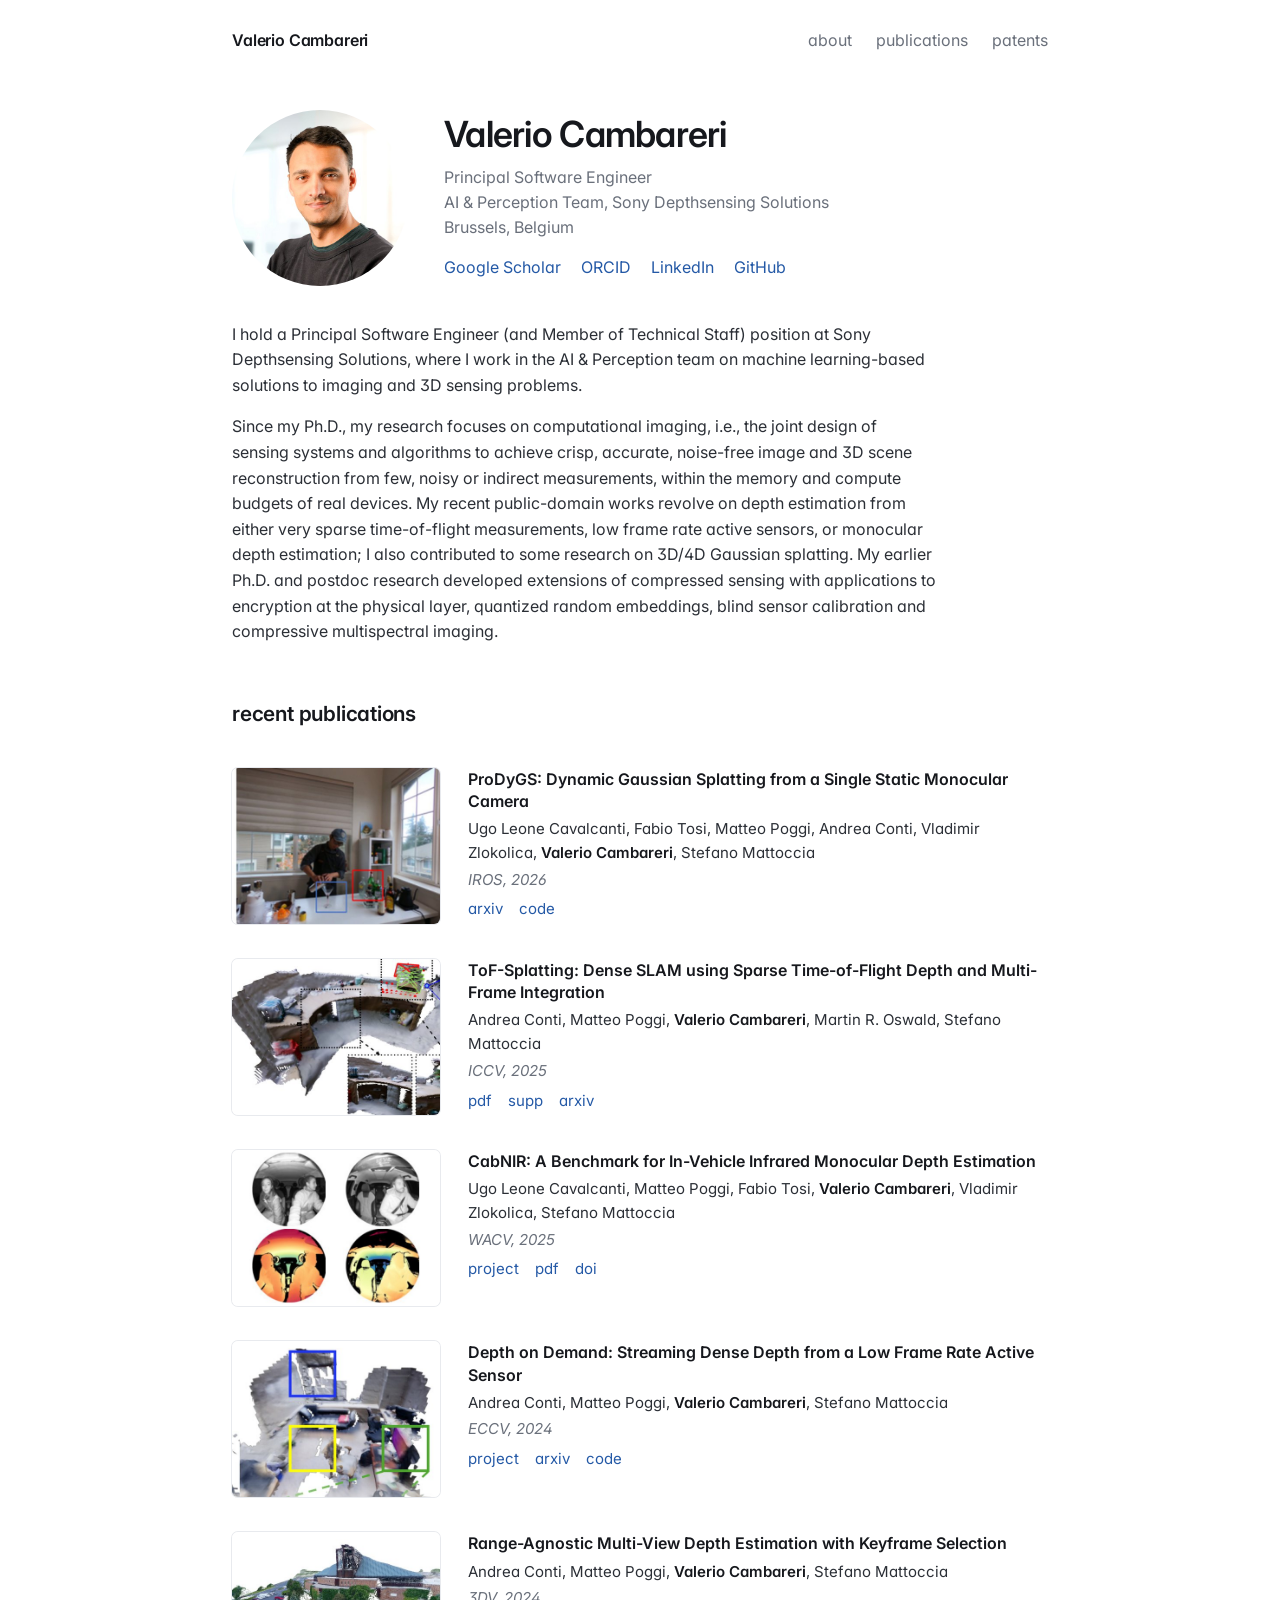
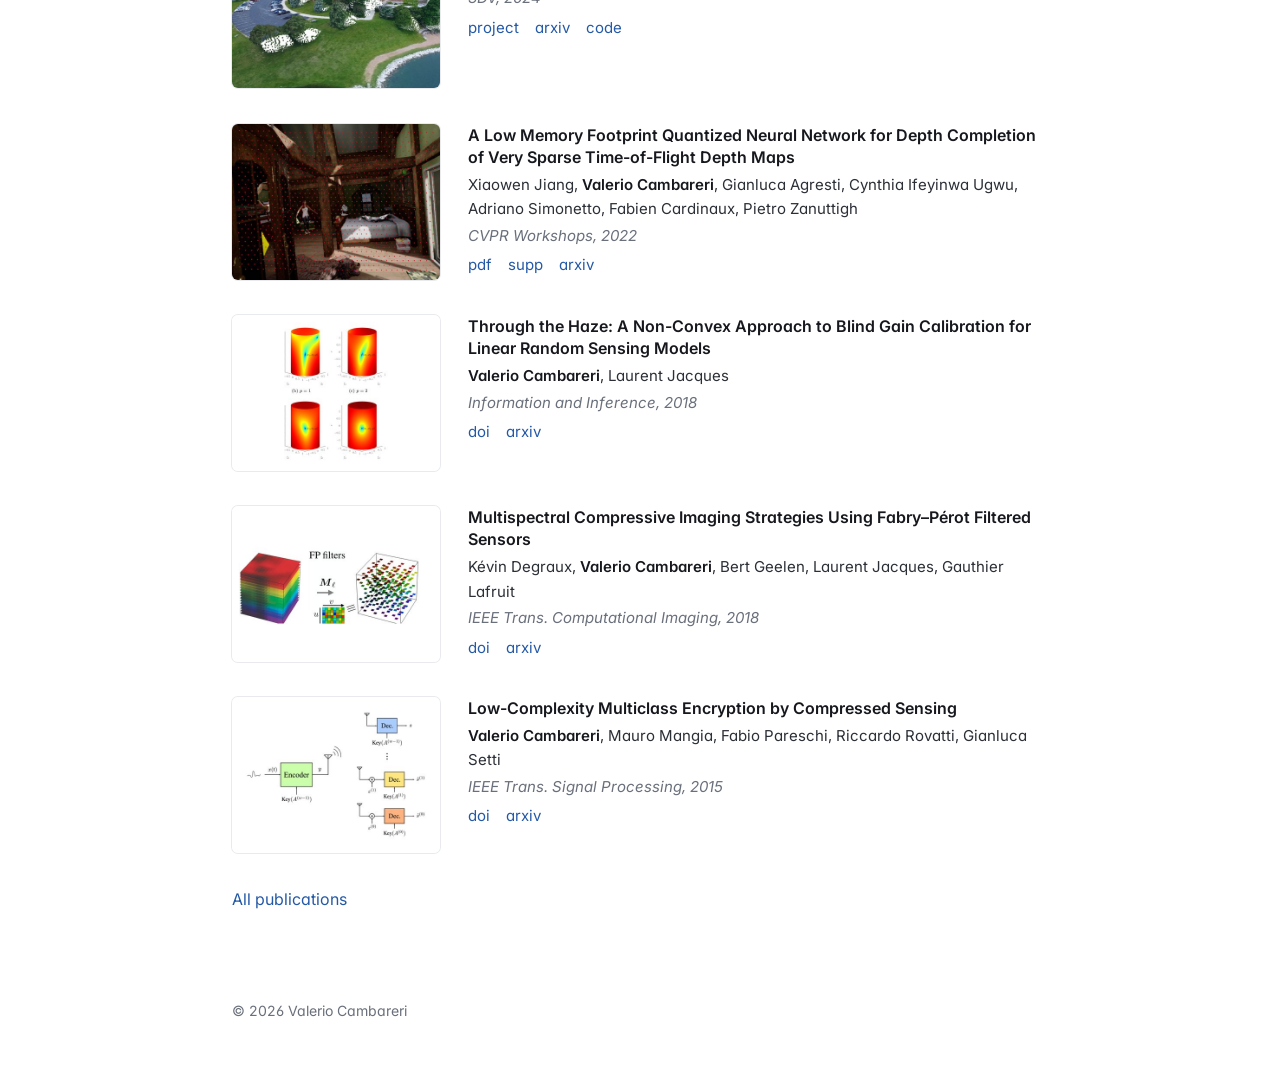
<file: index.html>
<!DOCTYPE html>
<html lang="en">
<head>
  <meta charset="utf-8">
  <meta name="viewport" content="width=device-width, initial-scale=1">
  <title>Valerio Cambareri</title>
  <meta name="description" content="Valerio Cambareri: computational imaging, depth sensing and 3D vision. Principal Software Engineer at Sony Depthsensing Solutions, Brussels.">
  <meta property="og:title" content="Valerio Cambareri">
  <meta property="og:description" content="Valerio Cambareri: computational imaging, depth sensing and 3D vision. Principal Software Engineer at Sony Depthsensing Solutions, Brussels.">
  <meta property="og:type" content="website">
  <meta property="og:url" content="https://vc86.github.io/">
  <link rel="preconnect" href="https://fonts.googleapis.com">
  <link rel="preconnect" href="https://fonts.gstatic.com" crossorigin>
  <link href="https://fonts.googleapis.com/css2?family=Inter:wght@400;500;600&display=swap" rel="stylesheet">
  <link rel="stylesheet" href="style.css">
  <script>if (new URLSearchParams(location.search).has("deck")) location.replace("deck-welder/" + location.search);</script>
</head>
<body>
  <nav class="site-nav" aria-label="Site">
    <a class="home" href="">Valerio Cambareri</a>
    <div class="nav-links"><a href="about/">about</a><a href="publications/">publications</a><a href="patents/">patents</a></div>
  </nav>
  <main class="page">
    <header class="hero">
      <img class="portrait" src="images/profile.jpg" alt="Portrait of Valerio Cambareri">
      <div>
        <h1>Valerio Cambareri</h1>
        <p class="role">Principal Software Engineer<br>AI &amp; Perception Team, Sony Depthsensing Solutions<br>Brussels, Belgium</p>
      <p class="profiles">
        <a href="https://scholar.google.com/citations?user=yYHJGZUAAAAJ&amp;hl=en">Google Scholar</a>
        <a href="https://orcid.org/0000-0001-6459-6323">ORCID</a>
        <a href="https://www.linkedin.com/in/vcambareri/">LinkedIn</a>
        <a href="https://github.com/VC86">GitHub</a>
      </p>
      </div>
    </header>

    <div class="lede">
      <p>I hold a Principal Software Engineer (and Member of Technical Staff) position at Sony Depthsensing Solutions, where I work in the AI &amp; Perception team on machine learning-based solutions to imaging and 3D sensing problems.</p>
      <p>Since my Ph.D., my research focuses on computational imaging, i.e., the joint design of sensing systems and algorithms to achieve crisp, accurate, noise-free image and 3D scene reconstruction from few, noisy or indirect measurements, within the memory and compute budgets of real devices. My recent public-domain works revolve on depth estimation from either very sparse time-of-flight measurements, low frame rate active sensors, or monocular depth estimation; I also contributed to some research on 3D/4D Gaussian splatting. My earlier Ph.D. and postdoc research developed extensions of compressed sensing with applications to encryption at the physical layer, quantized random embeddings, blind sensor calibration and compressive multispectral imaging.</p>
    </div>

    <section>
      <h2>recent publications</h2>
    <article class="pub">
      <div class="thumb"><img src="images/prodygs.jpg" alt="" loading="lazy"></div>
      <div>
        <h3><a href="https://arxiv.org/abs/2609.32711">ProDyGS: Dynamic Gaussian Splatting from a Single Static Monocular Camera</a></h3>
        <p class="authors">Ugo Leone Cavalcanti, Fabio Tosi, Matteo Poggi, Andrea Conti, Vladimir Zlokolica, <span class="me">Valerio Cambareri</span>, Stefano Mattoccia</p>
        <p class="venue">IROS, 2026</p>
        <p class="links"><a href="https://arxiv.org/abs/2609.32711">arxiv</a> <a href="https://github.com/ugoleone/ProDyGS">code</a></p>
      </div>
    </article>

    <article class="pub">
      <div class="thumb"><img src="images/tof-splatting.jpg" alt="" loading="lazy"></div>
      <div>
        <h3><a href="https://openaccess.thecvf.com/content/ICCV2025/html/Conti_ToF-Splatting_Dense_SLAM_using_Sparse_Time-of-Flight_Depth_and_Multi-Frame_Integration_ICCV_2025_paper.html">ToF-Splatting: Dense SLAM using Sparse Time-of-Flight Depth and Multi-Frame Integration</a></h3>
        <p class="authors">Andrea Conti, Matteo Poggi, <span class="me">Valerio Cambareri</span>, Martin R. Oswald, Stefano Mattoccia</p>
        <p class="venue">ICCV, 2025</p>
        <p class="links"><a href="https://openaccess.thecvf.com/content/ICCV2025/papers/Conti_ToF-Splatting_Dense_SLAM_using_Sparse_Time-of-Flight_Depth_and_Multi-Frame_Integration_ICCV_2025_paper.pdf">pdf</a> <a href="https://openaccess.thecvf.com/content/ICCV2025/supplemental/Conti_ToF-Splatting_Dense_SLAM_ICCV_2025_supplemental.pdf">supp</a> <a href="https://arxiv.org/abs/2504.16545">arxiv</a></p>
      </div>
    </article>

    <article class="pub">
      <div class="thumb"><img src="images/cabnir.jpg" alt="" loading="lazy"></div>
      <div>
        <h3><a href="https://openaccess.thecvf.com/content/WACV2025/html/Cavalcanti_CabNIR_A_Benchmark_for_In-Vehicle_Infrared_Monocular_Depth_Estimation_WACV_2025_paper.html">CabNIR: A Benchmark for In-Vehicle Infrared Monocular Depth Estimation</a></h3>
        <p class="authors">Ugo Leone Cavalcanti, Matteo Poggi, Fabio Tosi, <span class="me">Valerio Cambareri</span>, Vladimir Zlokolica, Stefano Mattoccia</p>
        <p class="venue">WACV, 2025</p>
        <p class="links"><a href="https://cabnir.github.io/">project</a> <a href="https://openaccess.thecvf.com/content/WACV2025/papers/Cavalcanti_CabNIR_A_Benchmark_for_In-Vehicle_Infrared_Monocular_Depth_Estimation_WACV_2025_paper.pdf">pdf</a> <a href="https://doi.org/10.1109/WACV61041.2025.00256">doi</a></p>
      </div>
    </article>

    <article class="pub">
      <div class="thumb"><img src="images/depth-on-demand.jpg" alt="" loading="lazy"></div>
      <div>
        <h3><a href="https://andreaconti.github.io/projects/depth_on_demand">Depth on Demand: Streaming Dense Depth from a Low Frame Rate Active Sensor</a></h3>
        <p class="authors">Andrea Conti, Matteo Poggi, <span class="me">Valerio Cambareri</span>, Stefano Mattoccia</p>
        <p class="venue">ECCV, 2024</p>
        <p class="links"><a href="https://andreaconti.github.io/projects/depth_on_demand">project</a> <a href="https://arxiv.org/abs/2409.08277">arxiv</a> <a href="https://github.com/andreaconti/depth-on-demand">code</a></p>
      </div>
    </article>

    <article class="pub">
      <div class="thumb"><img src="images/ramdepth.jpg" alt="" loading="lazy"></div>
      <div>
        <h3><a href="https://andreaconti.github.io/projects/range_agnostic_multi_view_depth">Range-Agnostic Multi-View Depth Estimation with Keyframe Selection</a></h3>
        <p class="authors">Andrea Conti, Matteo Poggi, <span class="me">Valerio Cambareri</span>, Stefano Mattoccia</p>
        <p class="venue">3DV, 2024</p>
        <p class="links"><a href="https://andreaconti.github.io/projects/range_agnostic_multi_view_depth">project</a> <a href="https://arxiv.org/abs/2401.14401">arxiv</a> <a href="https://github.com/andreaconti/ramdepth">code</a></p>
      </div>
    </article>

    <article class="pub">
      <div class="thumb"><img src="images/sparse-tof-qnn.jpg" alt="" loading="lazy"></div>
      <div>
        <h3><a href="https://openaccess.thecvf.com/content/CVPR2022W/ECV/html/Jiang_A_Low_Memory_Footprint_Quantized_Neural_Network_for_Depth_Completion_CVPRW_2022_paper.html">A Low Memory Footprint Quantized Neural Network for Depth Completion of Very Sparse Time-of-Flight Depth Maps</a></h3>
        <p class="authors">Xiaowen Jiang, <span class="me">Valerio Cambareri</span>, Gianluca Agresti, Cynthia Ifeyinwa Ugwu, Adriano Simonetto, Fabien Cardinaux, Pietro Zanuttigh</p>
        <p class="venue">CVPR Workshops, 2022</p>
        <p class="links"><a href="https://openaccess.thecvf.com/content/CVPR2022W/ECV/papers/Jiang_A_Low_Memory_Footprint_Quantized_Neural_Network_for_Depth_Completion_CVPRW_2022_paper.pdf">pdf</a> <a href="https://openaccess.thecvf.com/content/CVPR2022W/ECV/supplemental/Jiang_A_Low_Memory_CVPRW_2022_supplemental.pdf">supp</a> <a href="https://arxiv.org/abs/2205.12918">arxiv</a></p>
      </div>
    </article>

    <article class="pub">
      <div class="thumb"><img src="images/through-the-haze.jpg" alt="" loading="lazy"></div>
      <div>
        <h3><a href="https://doi.org/10.1093/imaiai/iay004">Through the Haze: A Non-Convex Approach to Blind Gain Calibration for Linear Random Sensing Models</a></h3>
        <p class="authors"><span class="me">Valerio Cambareri</span>, Laurent Jacques</p>
        <p class="venue">Information and Inference, 2018</p>
        <p class="links"><a href="https://doi.org/10.1093/imaiai/iay004">doi</a> <a href="https://arxiv.org/abs/1610.09028">arxiv</a></p>
      </div>
    </article>

    <article class="pub">
      <div class="thumb"><img src="images/fabry-perot.jpg" alt="" loading="lazy"></div>
      <div>
        <h3><a href="https://doi.org/10.1109/TCI.2018.2864659">Multispectral Compressive Imaging Strategies Using Fabry–Pérot Filtered Sensors</a></h3>
        <p class="authors">Kévin Degraux, <span class="me">Valerio Cambareri</span>, Bert Geelen, Laurent Jacques, Gauthier Lafruit</p>
        <p class="venue">IEEE Trans. Computational Imaging, 2018</p>
        <p class="links"><a href="https://doi.org/10.1109/TCI.2018.2864659">doi</a> <a href="https://arxiv.org/abs/1802.02040">arxiv</a></p>
      </div>
    </article>

    <article class="pub">
      <div class="thumb"><img src="images/multiclass-encryption.jpg" alt="" loading="lazy"></div>
      <div>
        <h3><a href="https://doi.org/10.1109/TSP.2015.2407315">Low-Complexity Multiclass Encryption by Compressed Sensing</a></h3>
        <p class="authors"><span class="me">Valerio Cambareri</span>, Mauro Mangia, Fabio Pareschi, Riccardo Rovatti, Gianluca Setti</p>
        <p class="venue">IEEE Trans. Signal Processing, 2015</p>
        <p class="links"><a href="https://doi.org/10.1109/TSP.2015.2407315">doi</a> <a href="https://arxiv.org/abs/1307.3360">arxiv</a></p>
      </div>
    </article>
      <p class="more"><a href="publications/">All publications</a></p>
    </section>
  </main>
  <footer class="site-footer">© 2026 Valerio Cambareri</footer>
</body>
</html>
</file>
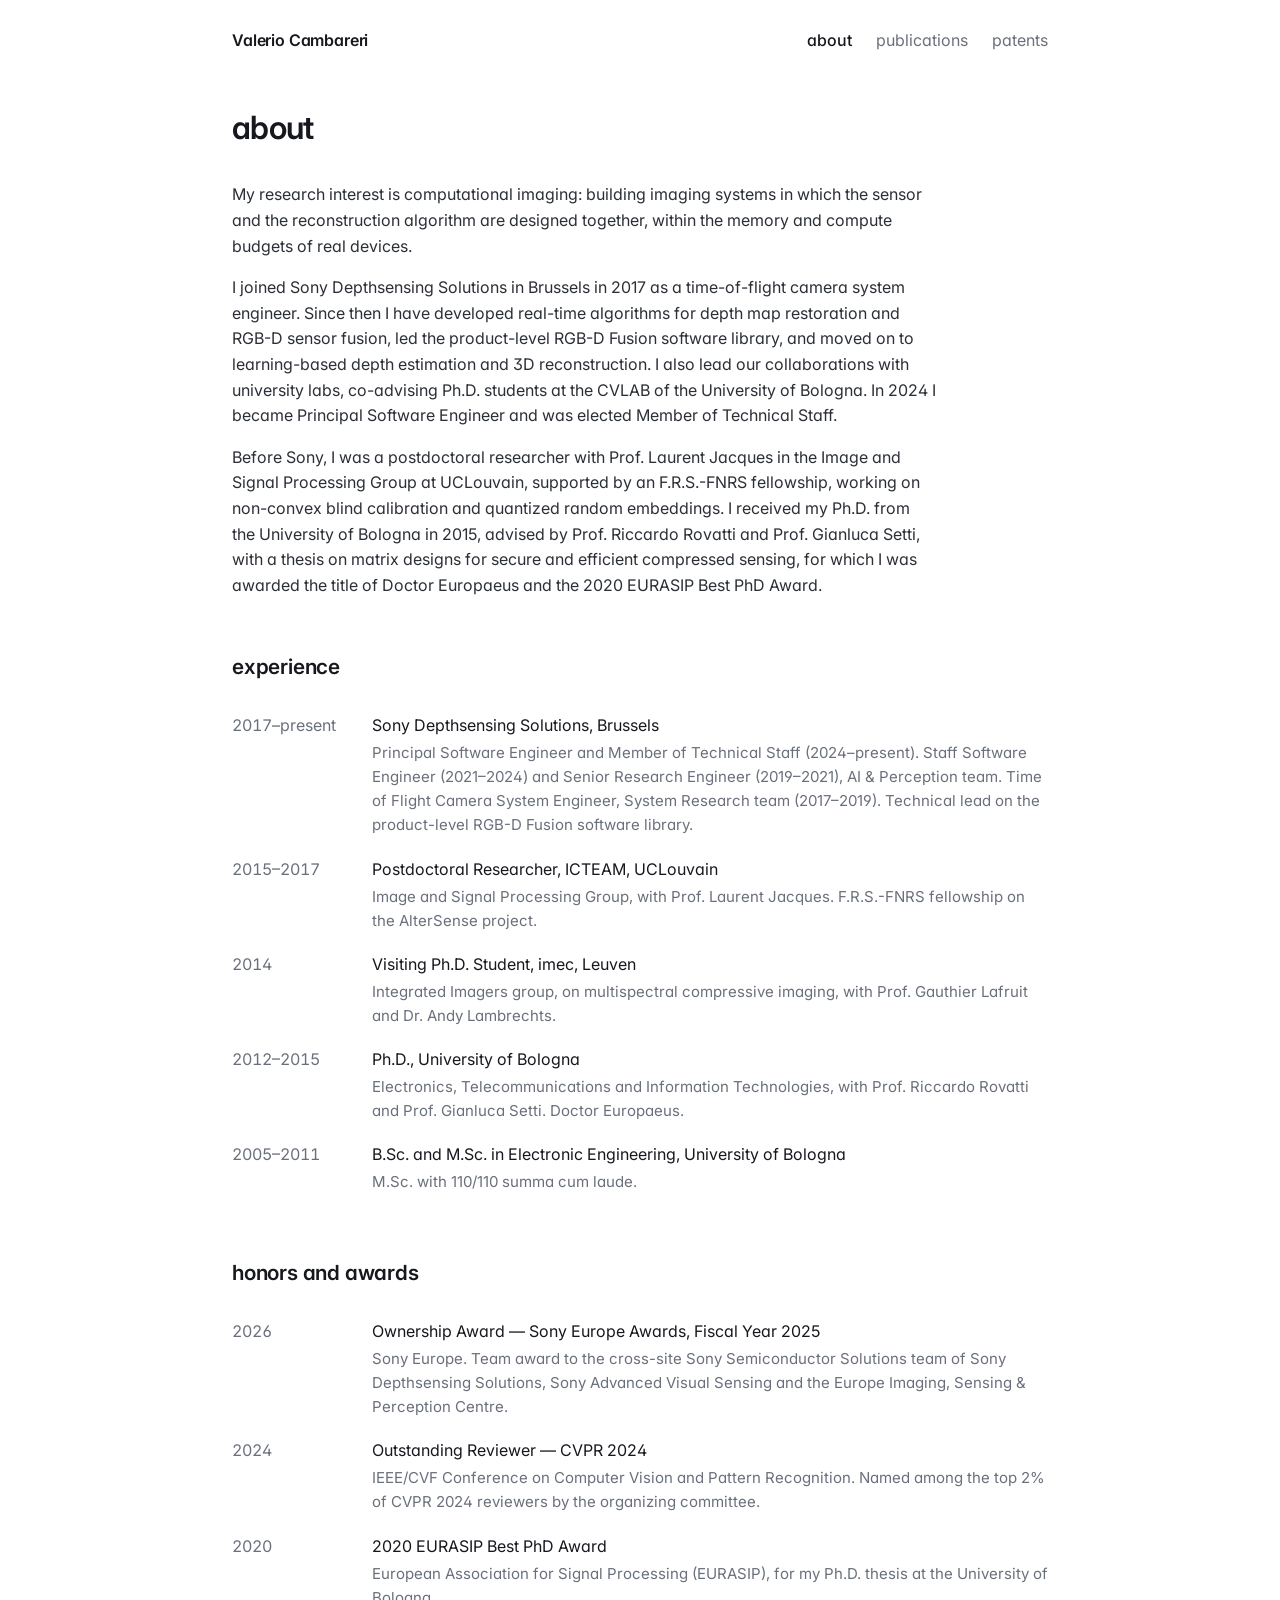
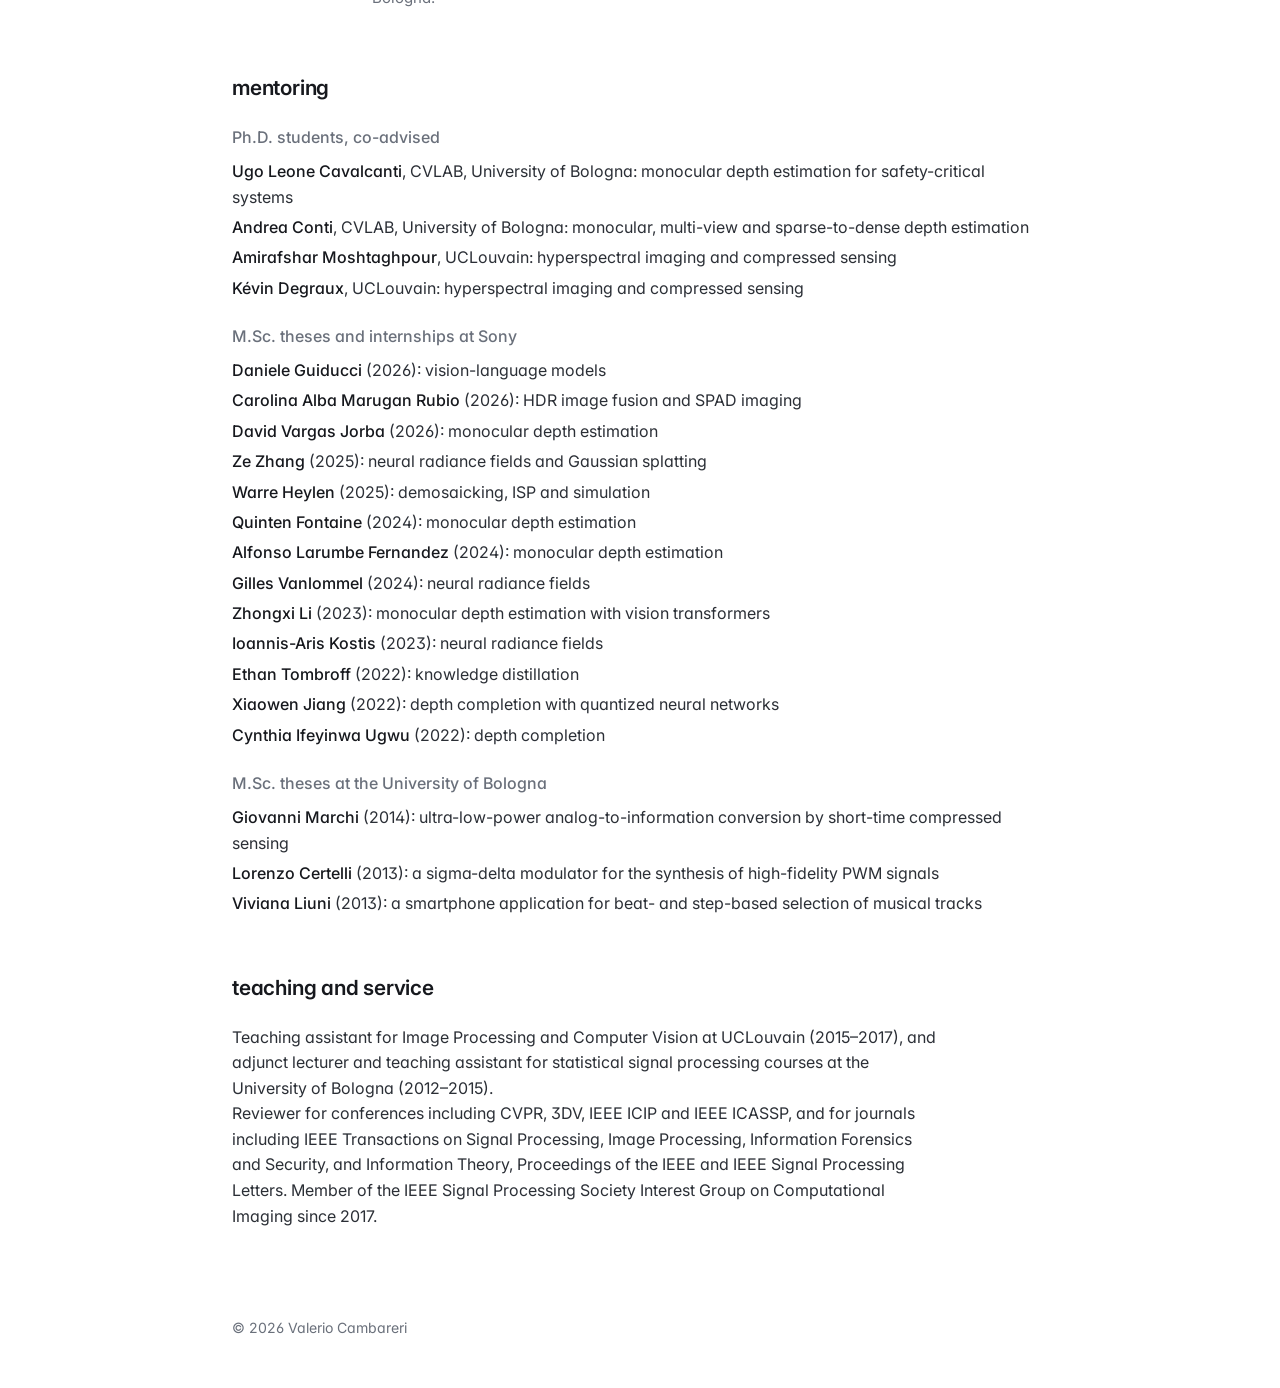
<file: about/index.html>
<!DOCTYPE html>
<html lang="en">
<head>
  <meta charset="utf-8">
  <meta name="viewport" content="width=device-width, initial-scale=1">
  <title>About | Valerio Cambareri</title>
  <meta name="description" content="About Valerio Cambareri: computational imaging researcher at Sony Depthsensing Solutions.">
  <meta property="og:title" content="About | Valerio Cambareri">
  <meta property="og:description" content="About Valerio Cambareri: computational imaging researcher at Sony Depthsensing Solutions.">
  <meta property="og:type" content="website">
  <meta property="og:url" content="https://vc86.github.io/about/">
  <link rel="preconnect" href="https://fonts.googleapis.com">
  <link rel="preconnect" href="https://fonts.gstatic.com" crossorigin>
  <link href="https://fonts.googleapis.com/css2?family=Inter:wght@400;500;600&display=swap" rel="stylesheet">
  <link rel="stylesheet" href="../style.css">
</head>
<body>
  <nav class="site-nav" aria-label="Site">
    <a class="home" href="../">Valerio Cambareri</a>
    <div class="nav-links"><a href="../about/" aria-current="page">about</a><a href="../publications/">publications</a><a href="../patents/">patents</a></div>
  </nav>
  <main class="page">
    <header class="page-head">
      <h1>about</h1>
    </header>

    <div class="lede">
      <p>My research interest is computational imaging: building imaging systems in which the sensor and the reconstruction algorithm are designed together, within the memory and compute budgets of real devices.</p>
      <p>I joined Sony Depthsensing Solutions in Brussels in 2017 as a time-of-flight camera system engineer. Since then I have developed real-time algorithms for depth map restoration and RGB-D sensor fusion, led the product-level RGB-D Fusion software library, and moved on to learning-based depth estimation and 3D reconstruction. I also lead our collaborations with university labs, co-advising Ph.D. students at the CVLAB of the University of Bologna. In 2024 I became Principal Software Engineer and was elected Member of Technical Staff.</p>
      <p>Before Sony, I was a postdoctoral researcher with Prof. Laurent Jacques in the Image and Signal Processing Group at UCLouvain, supported by an F.R.S.-FNRS fellowship, working on non-convex blind calibration and quantized random embeddings. I received my Ph.D. from the University of Bologna in 2015, advised by Prof. Riccardo Rovatti and Prof. Gianluca Setti, with a thesis on matrix designs for secure and efficient compressed sensing, for which I was awarded the title of Doctor Europaeus and the 2020 EURASIP Best PhD Award.</p>
    </div>

    <section>
      <h2>experience</h2>
      <ul class="timeline">
      <li><span class="when">2017–present</span><div><p>Sony Depthsensing Solutions, Brussels</p><p class="detail">Principal Software Engineer and Member of Technical Staff (2024–present). Staff Software Engineer (2021–2024) and Senior Research Engineer (2019–2021), AI &amp; Perception team. Time of Flight Camera System Engineer, System Research team (2017–2019). Technical lead on the product-level RGB-D Fusion software library.</p></div></li>
      <li><span class="when">2015–2017</span><div><p>Postdoctoral Researcher, ICTEAM, UCLouvain</p><p class="detail">Image and Signal Processing Group, with Prof. Laurent Jacques. F.R.S.-FNRS fellowship on the AlterSense project.</p></div></li>
      <li><span class="when">2014</span><div><p>Visiting Ph.D. Student, imec, Leuven</p><p class="detail">Integrated Imagers group, on multispectral compressive imaging, with Prof. Gauthier Lafruit and Dr. Andy Lambrechts.</p></div></li>
      <li><span class="when">2012–2015</span><div><p>Ph.D., University of Bologna</p><p class="detail">Electronics, Telecommunications and Information Technologies, with Prof. Riccardo Rovatti and Prof. Gianluca Setti. Doctor Europaeus.</p></div></li>
      <li><span class="when">2005–2011</span><div><p>B.Sc. and M.Sc. in Electronic Engineering, University of Bologna</p><p class="detail">M.Sc. with 110/110 summa cum laude.</p></div></li>
      </ul>
    </section>

    <section>
      <h2>honors and awards</h2>
      <ul class="timeline">
      <li><span class="when">2026</span><div><p>Ownership Award — Sony Europe Awards, Fiscal Year 2025</p><p class="detail">Sony Europe. Team award to the cross-site Sony Semiconductor Solutions team of Sony Depthsensing Solutions, Sony Advanced Visual Sensing and the Europe Imaging, Sensing &amp; Perception Centre.</p></div></li>
      <li><span class="when">2024</span><div><p>Outstanding Reviewer — CVPR 2024</p><p class="detail">IEEE/CVF Conference on Computer Vision and Pattern Recognition. Named among the top 2% of CVPR 2024 reviewers by the organizing committee.</p></div></li>
      <li><span class="when">2020</span><div><p>2020 EURASIP Best PhD Award</p><p class="detail">European Association for Signal Processing (EURASIP), for my Ph.D. thesis at the University of Bologna.</p></div></li>
      </ul>
    </section>

    <section>
      <h2>mentoring</h2>
      <h3 class="sub">Ph.D. students, co-advised</h3>
      <ul class="people">
        <li><span class="who">Ugo Leone Cavalcanti</span>, CVLAB, University of Bologna: monocular depth estimation for safety-critical systems</li>
        <li><span class="who">Andrea Conti</span>, CVLAB, University of Bologna: monocular, multi-view and sparse-to-dense depth estimation</li>
        <li><span class="who">Amirafshar Moshtaghpour</span>, UCLouvain: hyperspectral imaging and compressed sensing</li>
        <li><span class="who">Kévin Degraux</span>, UCLouvain: hyperspectral imaging and compressed sensing</li>
      </ul>
      <h3 class="sub">M.Sc. theses and internships at Sony</h3>
      <ul class="people">
        <li><span class="who">Daniele Guiducci</span> (2026): vision-language models</li>
        <li><span class="who">Carolina Alba Marugan Rubio</span> (2026): HDR image fusion and SPAD imaging</li>
        <li><span class="who">David Vargas Jorba</span> (2026): monocular depth estimation</li>
        <li><span class="who">Ze Zhang</span> (2025): neural radiance fields and Gaussian splatting</li>
        <li><span class="who">Warre Heylen</span> (2025): demosaicking, ISP and simulation</li>
        <li><span class="who">Quinten Fontaine</span> (2024): monocular depth estimation</li>
        <li><span class="who">Alfonso Larumbe Fernandez</span> (2024): monocular depth estimation</li>
        <li><span class="who">Gilles Vanlommel</span> (2024): neural radiance fields</li>
        <li><span class="who">Zhongxi Li</span> (2023): monocular depth estimation with vision transformers</li>
        <li><span class="who">Ioannis-Aris Kostis</span> (2023): neural radiance fields</li>
        <li><span class="who">Ethan Tombroff</span> (2022): knowledge distillation</li>
        <li><span class="who">Xiaowen Jiang</span> (2022): depth completion with quantized neural networks</li>
        <li><span class="who">Cynthia Ifeyinwa Ugwu</span> (2022): depth completion</li>
      </ul>
      <h3 class="sub">M.Sc. theses at the University of Bologna</h3>
      <ul class="people">
        <li><span class="who">Giovanni Marchi</span> (2014): ultra-low-power analog-to-information conversion by short-time compressed sensing</li>
        <li><span class="who">Lorenzo Certelli</span> (2013): a sigma-delta modulator for the synthesis of high-fidelity PWM signals</li>
        <li><span class="who">Viviana Liuni</span> (2013): a smartphone application for beat- and step-based selection of musical tracks</li>
      </ul>
    </section>

    <section>
      <h2>teaching and service</h2>
      <p class="body">Teaching assistant for Image Processing and Computer Vision at UCLouvain (2015–2017), and adjunct lecturer and teaching assistant for statistical signal processing courses at the University of Bologna (2012–2015).</p>
      <p class="body">Reviewer for conferences including CVPR, 3DV, IEEE ICIP and IEEE ICASSP, and for journals including IEEE Transactions on Signal Processing, Image Processing, Information Forensics and Security, and Information Theory, Proceedings of the IEEE and IEEE Signal Processing Letters. Member of the IEEE Signal Processing Society Interest Group on Computational Imaging since 2017.</p>
    </section>
  </main>
  <footer class="site-footer">© 2026 Valerio Cambareri</footer>
</body>
</html>
</file>
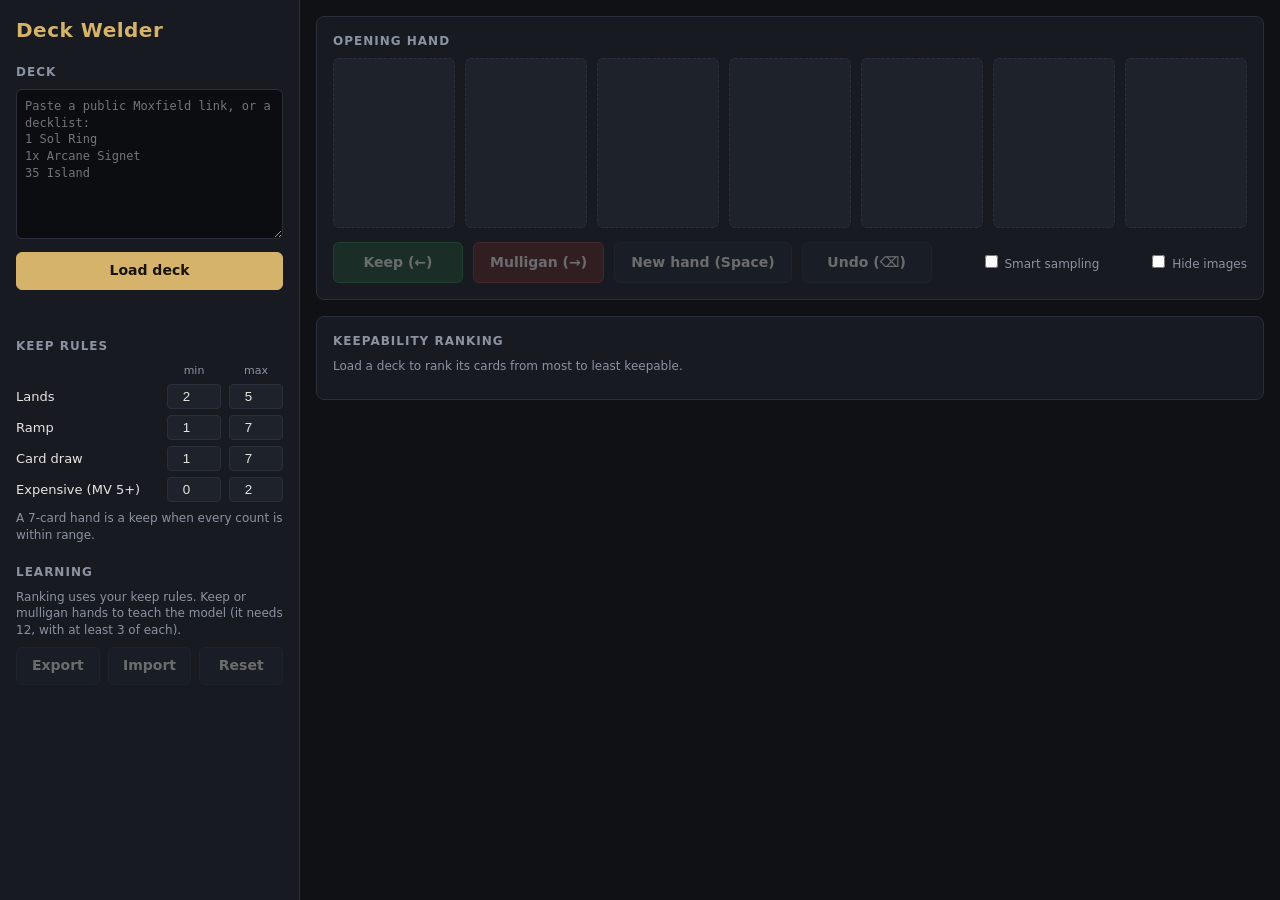
<file: deck-welder/index.html>
<!DOCTYPE html>
<html lang="en">

<head>
    <meta charset="UTF-8">
    <meta name="viewport" content="width=device-width, initial-scale=1.0">
    <title>Deck Welder</title>
    <style>
        :root {
            --bg: #0f1115;
            --panel: #171a21;
            --panel-2: #1e222b;
            --border: #2a2f3b;
            --text: #e8e6e1;
            --muted: #8b93a1;
            --accent: #d6b36a;
            --good: #5cc07a;
            --bad: #e0645c;
            --land: #b08968;
            --ramp: #55b36a;
            --draw: #4a9be8;
            --removal: #e0584f;
            --other: #8b93a1;
        }

        * { box-sizing: border-box; }

        body {
            margin: 0;
            background: var(--bg);
            color: var(--text);
            font: 14px/1.4 system-ui, -apple-system, "Segoe UI", Roboto, sans-serif;
        }

        h1 { margin: 0; font-size: 20px; color: var(--accent); letter-spacing: .5px; }
        h2 { margin: 0 0 8px; font-size: 12px; text-transform: uppercase; letter-spacing: 1px; color: var(--muted); }

        .app { display: grid; grid-template-columns: 300px 1fr; min-height: 100vh; }

        .side {
            background: var(--panel);
            border-right: 1px solid var(--border);
            padding: 16px;
            display: flex;
            flex-direction: column;
            gap: 20px;
            position: sticky;
            top: 0;
            height: 100vh;
            overflow-y: auto;
        }

        main { padding: 16px; display: flex; flex-direction: column; gap: 16px; min-width: 0; }

        .panel { background: var(--panel); border: 1px solid var(--border); border-radius: 8px; padding: 16px; }
        .panel-head { display: flex; align-items: center; justify-content: space-between; gap: 12px; flex-wrap: wrap; margin-bottom: 8px; }
        .panel-head h2 { margin: 0; }

        textarea {
            width: 100%;
            height: 150px;
            resize: vertical;
            background: #0b0d11;
            color: var(--text);
            border: 1px solid var(--border);
            border-radius: 6px;
            padding: 8px;
            font: 12px/1.4 ui-monospace, Consolas, monospace;
        }

        input[type=number] {
            width: 54px;
            background: var(--panel-2);
            color: var(--text);
            border: 1px solid var(--border);
            border-radius: 4px;
            padding: 4px;
            text-align: center;
        }

        button {
            font: inherit;
            font-weight: 600;
            padding: 8px 12px;
            border: 1px solid var(--border);
            border-radius: 6px;
            background: var(--panel-2);
            color: var(--text);
            cursor: pointer;
        }
        button:hover:not(:disabled) { border-color: var(--accent); }
        button:disabled { opacity: .4; cursor: not-allowed; }
        button.primary { background: var(--accent); border-color: var(--accent); color: #17130a; }
        button.keep { background: #1f4d30; border-color: #2f7a49; }
        button.mull { background: #5a2623; border-color: #8d3a35; }
        :focus-visible { outline: 2px solid var(--accent); outline-offset: 2px; }

        .row { display: flex; gap: 8px; margin-top: 8px; flex-wrap: wrap; }
        .row > button { flex: 1; }
        .status { margin: 8px 0 0; font-size: 12px; color: var(--muted); min-height: 1em; overflow-wrap: anywhere; }
        .status.warn { color: #e2b34a; }
        .status.error { color: var(--bad); }

        .chips { display: flex; flex-wrap: wrap; gap: 6px; margin-top: 8px; }
        .chip {
            font-size: 11px;
            padding: 2px 8px;
            border-radius: 99px;
            border: 1px solid var(--border);
            background: var(--panel-2);
            color: var(--text);
            font-weight: 500;
        }
        .chip i, .dot { display: inline-block; width: 8px; height: 8px; border-radius: 50%; margin-right: 5px; background: var(--c); }
        button.chip.on { border-color: var(--accent); color: var(--accent); }

        .rules { display: grid; grid-template-columns: 1fr auto auto; gap: 6px 8px; align-items: center; font-size: 13px; }
        .rules .head { font-size: 11px; color: var(--muted); text-align: center; }

        .hint { color: var(--muted); font-size: 12px; margin: 0; }

        /* hand */
        .hand { display: grid; grid-template-columns: repeat(7, 1fr); gap: 10px; }
        .slot { min-width: 0; }
        .card {
            position: relative;
            aspect-ratio: 488 / 680;
            border-radius: 4.5%;
            background: var(--panel-2);
            border: 1px dashed var(--border);
            overflow: hidden;
            display: flex;
            align-items: center;
            justify-content: center;
            padding: 6px;
            text-align: center;
            font-size: 12px;
            color: var(--muted);
            transition: transform .12s;
        }
        .card:hover { transform: translateY(-4px); }
        .card img { position: absolute; inset: 0; width: 100%; height: 100%; object-fit: cover; }
        .hide-img .card img, .hide-img #peek { display: none; }
        .slot .name { margin-top: 5px; font-size: 12px; font-weight: 600; overflow: hidden; text-overflow: ellipsis; white-space: nowrap; }
        .slot .cats { font-size: 11px; color: var(--muted); }

        .verdict { display: flex; gap: 8px; flex-wrap: wrap; align-items: center; font-size: 13px; }
        .badge { padding: 2px 10px; border-radius: 99px; font-weight: 700; font-size: 12px; }
        .badge.keep { background: #1f4d30; color: #8fe3a9; }
        .badge.mull { background: #5a2623; color: #f2a29c; }
        .counts { color: var(--muted); font-size: 12px; }

        .actions { display: flex; gap: 10px; flex-wrap: wrap; margin-top: 14px; align-items: center; }
        .actions button { min-width: 130px; padding: 10px 16px; }
        .actions label { margin-left: auto; color: var(--muted); font-size: 12px; cursor: pointer; }

        /* ranking */
        .rank { list-style: none; margin: 8px 0 0; padding: 0; max-height: 640px; overflow-y: auto; }
        .rank li {
            display: grid;
            grid-template-columns: 32px minmax(0, 1fr) 60px minmax(80px, 180px) 46px 50px;
            gap: 10px;
            align-items: center;
            padding: 5px 6px;
            border-bottom: 1px solid var(--border);
            font-size: 13px;
        }
        .rank li:hover { background: var(--panel-2); }
        .rk { color: var(--muted); text-align: right; font-variant-numeric: tabular-nums; }
        .nm { overflow: hidden; text-overflow: ellipsis; white-space: nowrap; }
        .nm small { color: var(--muted); margin-left: 4px; }
        .bar { height: 8px; border-radius: 4px; background: var(--panel-2); overflow: hidden; }
        .bar i { display: block; height: 100%; background: var(--accent); }
        .pct, .dlt { font-variant-numeric: tabular-nums; text-align: right; }
        .dlt.up { color: var(--good); }
        .dlt.down { color: var(--bad); }

        #peek {
            position: fixed;
            width: 244px;
            border-radius: 11px;
            pointer-events: none;
            z-index: 10;
            box-shadow: 0 8px 24px #000a;
        }

        @media (max-width: 900px) {
            .app { grid-template-columns: 1fr; }
            .side { position: static; height: auto; border-right: 0; border-bottom: 1px solid var(--border); }
            .hand { grid-template-columns: repeat(4, 1fr); }
            .actions label { margin-left: 0; }
            .rank li { grid-template-columns: 28px minmax(0, 1fr) 50px 46px; }
            .rank .bar, .rank .cats { display: none; }
        }
    </style>
</head>

<body>
    <div class="app">
        <aside class="side">
            <h1>Deck Welder</h1>

            <section>
                <h2>Deck</h2>
                <textarea id="deckInput" spellcheck="false"
                    placeholder="Paste a public Moxfield link, or a decklist:&#10;1 Sol Ring&#10;1x Arcane Signet&#10;35 Island"></textarea>
                <div class="row"><button class="primary" id="btnLoad">Load deck</button></div>
                <p class="status" id="status" role="status"></p>
                <div class="chips" id="deckStats"></div>
            </section>

            <section>
                <h2>Keep rules</h2>
                <div class="rules" id="rules"></div>
                <p class="hint" style="margin-top:8px">A 7-card hand is a keep when every count is within range.</p>
            </section>

            <section>
                <h2>Learning</h2>
                <p class="hint" id="learnInfo"></p>
                <div class="row">
                    <button id="btnExport" disabled>Export</button>
                    <button id="btnImport" disabled>Import</button>
                    <button id="btnReset" disabled>Reset</button>
                </div>
                <input type="file" id="fileInput" accept=".json,application/json" hidden>
            </section>
        </aside>

        <main>
            <section class="panel">
                <div class="panel-head">
                    <h2>Opening hand</h2>
                    <div class="verdict" id="verdict"></div>
                </div>
                <div class="hand" id="hand"></div>
                <div class="actions">
                    <button class="keep" id="btnKeep" disabled>Keep (←)</button>
                    <button class="mull" id="btnMull" disabled>Mulligan (→)</button>
                    <button id="btnNew" disabled>New hand (Space)</button>
                    <button id="btnUndo" disabled>Undo (⌫)</button>
                    <label title="Only deal hands that already meet your keep rules"><input type="checkbox" id="chkSmart"> Smart sampling</label>
                    <label title="Hide card art, e.g. to judge hands by their categories only"><input type="checkbox" id="chkHide"> Hide images</label>
                </div>
            </section>

            <section class="panel">
                <div class="panel-head">
                    <h2>Keepability ranking</h2>
                    <div class="chips" id="filters" style="margin:0"></div>
                </div>
                <p class="hint" id="rankNote">Load a deck to rank its cards from most to least keepable.</p>
                <ol class="rank" id="rankList"></ol>
            </section>
        </main>
    </div>
    <img id="peek" alt="" hidden>

    <script>
        'use strict';

        const HAND_SIZE = 7;
        const SIM_HANDS = 20000;     // Monte Carlo hands used for the ranking
        const MIN_DECISIONS = 12;    // decisions needed before the model replaces the rules
        const HEAVY_MV = 5;          // non-land cards at or above this mana value count as "expensive"
        const CACHE_KEY = 'deckwelder.cards.v1';
        const CACHE_TTL = 14 * 24 * 3600 * 1000;

        const CATS = {
            land: 'Land', ramp: 'Ramp', draw: 'Draw', removal: 'Removal', other: 'Other'
        };
        // Lands come from the card's type line; the rest are Scryfall Tagger tags.
        const TAG_QUERIES = { ramp: 'otag:ramp', draw: 'otag:draw', removal: 'otag:removal' };
        // Counted per hand: [land, ramp, draw, removal, heavy]
        const RULES = [
            { key: 'land', label: 'Lands', min: 2, max: 5 },
            { key: 'ramp', label: 'Ramp', min: 1, max: 7 },
            { key: 'draw', label: 'Card draw', min: 1, max: 7 },
            { key: 'heavy', label: `Expensive (MV ${HEAVY_MV}+)`, min: 0, max: 2 }
        ];
        const COUNT_KEYS = ['land', 'ramp', 'draw', 'removal', 'heavy'];

        const S = {
            cards: [],        // unique cards: { name, qty, img, cmc, cats }
            flags: [],        // per card: 0/1 for each COUNT_KEYS entry
            deck: [],         // card indexes, one entry per copy
            byName: new Map(),
            hand: [],
            decisions: [],    // { cards: [name], kept: 0|1 }
            model: null,      // logistic weights, or null while rules are in charge
            filter: 'all',
            deckName: ''
        };

        const $ = id => document.getElementById(id);
        const sleep = ms => new Promise(r => setTimeout(r, ms));
        const norm = s => s.toLowerCase().normalize('NFD').replace(/[̀-ͯ]/g, '').trim();

        function el(tag, cls, text) {
            const e = document.createElement(tag);
            if (cls) e.className = cls;
            if (text !== undefined) e.textContent = text;
            return e;
        }

        function setStatus(msg, kind = '') {
            const s = $('status');
            s.textContent = msg;
            s.className = 'status ' + kind;
        }

        /* ---------- Decklist parsing ---------- */

        // Handles "1 Sol Ring", "1x Sol Ring (CMM) 400 *F*", section headers and comment lines.
        function parseDecklist(text) {
            const skipHeader = /^(sideboard|commanders?|companion|maybeboard|considering)\s*:?$/i;
            const mainHeader = /^(deck|mainboard|main)\s*:?$/i;
            const entries = [];
            let skipping = false, block = 0, sawHeader = false;

            for (const raw of text.split(/\r?\n/)) {
                const line = raw.trim();
                if (!line) { block++; continue; }
                if (line.startsWith('//') || line.startsWith('#')) continue;
                if (skipHeader.test(line)) { skipping = sawHeader = true; continue; }
                if (mainHeader.test(line)) { skipping = false; sawHeader = true; continue; }
                if (skipping) continue;

                const m = line.match(/^(\d+)\s*x?\s+(.+)$/i);
                const qty = m ? parseInt(m[1], 10) : 1;
                const name = (m ? m[2] : line)
                    .replace(/\s+\*[A-Za-z]\*\s*$/, '')                    // foil marker
                    .replace(/\s+\([A-Za-z0-9]{2,6}\)(\s+[\w★-]+)*\s*$/, '') // (SET) 123
                    .replace(/\s+#\S+/g, '')                               // #tags
                    .trim();
                if (name) entries.push({ name, qty, block });
            }

            // Plain exports without headers often list the commander(s) as a first block.
            let list = entries;
            if (!sawHeader && entries.length) {
                const first = entries.filter(e => e.block === entries[0].block);
                const rest = entries.filter(e => e.block !== entries[0].block);
                const sum = a => a.reduce((n, e) => n + e.qty, 0);
                if (sum(first) <= 2 && sum(rest) >= 97) list = rest;
            }

            const merged = new Map();
            for (const e of list) {
                const k = norm(e.name);
                if (merged.has(k)) merged.get(k).qty += e.qty;
                else merged.set(k, { name: e.name, qty: e.qty });
            }
            const out = [...merged.values()];
            return { entries: out, total: out.reduce((n, e) => n + e.qty, 0) };
        }

        /* ---------- Moxfield ---------- */

        function moxfieldId(text) {
            const m = text.trim().match(/^(?:https?:\/\/)?(?:www\.)?moxfield\.com\/decks\/([\w-]+)/i);
            return m ? m[1] : null;
        }

        // Accepts both the v3 ({boards:{mainboard:{cards}}}) and v2 ({mainboard}) payloads.
        function moxfieldToText(json) {
            const board = json?.boards?.mainboard?.cards ?? json?.mainboard;
            if (!board) return null;
            const lines = Object.values(board)
                .map(c => `${c.quantity} ${c.card?.name}`)
                .filter(l => !l.endsWith('undefined'));
            return lines.length ? { name: json.name || '', text: lines.join('\n') } : null;
        }

        async function fetchTimeout(url, ms = 8000) {
            const ctl = new AbortController();
            const t = setTimeout(() => ctl.abort(), ms);
            try { return await fetch(url, { signal: ctl.signal }); } finally { clearTimeout(t); }
        }

        // Moxfield sends no CORS headers, so try it directly and then fall back to public CORS proxies.
        async function fetchMoxfield(id) {
            const api = `https://api2.moxfield.com/v3/decks/all/${id}`;
            const routes = [
                api,
                `https://corsproxy.io/?url=${encodeURIComponent(api)}`,
                `https://api.allorigins.win/raw?url=${encodeURIComponent(api)}`,
                `https://api.codetabs.com/v1/proxy/?quest=${encodeURIComponent(api)}`
            ];
            const attempt = async url => {
                const res = await fetchTimeout(url);
                const deck = res.ok && moxfieldToText(await res.json());
                if (!deck) throw new Error('unusable response');
                return deck;
            };
            try {
                return await attempt(routes[0]);
            } catch { /* expected: no CORS headers */ }
            try {
                return await Promise.any(routes.slice(1).map(attempt)); // first proxy to answer wins
            } catch { /* all proxies failed */ }
            throw new Error("Couldn't read that Moxfield deck from the browser (Moxfield blocks cross-site requests " +
                "and the fallback proxies failed). In Moxfield use Export → Copy for plain text, and paste it here.");
        }

        /* ---------- Scryfall ---------- */

        async function scryfall(path, body) {
            const opts = body
                ? { method: 'POST', headers: { 'Content-Type': 'application/json' }, body: JSON.stringify(body) }
                : {};
            for (let attempt = 0; ; attempt++) {
                const res = await fetch('https://api.scryfall.com' + path, opts);
                if (res.status === 429 || res.status >= 500) {
                    if (attempt < 3) { await sleep(1000 * (attempt + 1)); continue; }
                }
                if (res.status === 404) return { data: [], not_found: [] }; // search with no matches
                if (!res.ok) throw new Error(`Scryfall error ${res.status}`);
                await sleep(100); // stay well under Scryfall's 10 requests/second
                return res.json();
            }
        }

        function chunks(items, size) {
            const out = [];
            for (let i = 0; i < items.length; i += size) out.push(items.slice(i, i + size));
            return out;
        }

        // Group names so each search query stays under Scryfall's length limit.
        function chunksByLength(names, maxChars = 800) {
            const out = [[]];
            let len = 0;
            for (const n of names) {
                if (len + n.length > maxChars && out.at(-1).length) { out.push([]); len = 0; }
                out.at(-1).push(n);
                len += n.length + 8;
            }
            return out;
        }

        function readCache() {
            try { return JSON.parse(localStorage.getItem(CACHE_KEY)) || {}; } catch { return {}; }
        }

        function writeCache(cache) {
            try { localStorage.setItem(CACHE_KEY, JSON.stringify(cache)); } catch { /* storage unavailable or full */ }
        }

        // Resolves deck entries to { name, img, cmc, cats } using Scryfall data (cached locally for two weeks).
        async function resolveCards(entries) {
            const cache = readCache();
            const now = Date.now();
            const info = new Map();   // norm(input name) -> info
            const todo = [];
            for (const e of entries) {
                const hit = cache[norm(e.name)];
                if (hit && now - hit.ts < CACHE_TTL) info.set(norm(e.name), hit);
                else todo.push(e.name);
            }

            const fresh = [];
            const missing = [];
            const batches = chunks(todo, 75);
            for (const [i, batch] of batches.entries()) {
                setStatus(`Fetching cards… ${i + 1}/${batches.length}`);
                const { data } = await scryfall('/cards/collection', { identifiers: batch.map(name => ({ name })) });
                const byKey = new Map();
                for (const c of data) {
                    byKey.set(norm(c.name), c);
                    c.name.split(' // ').forEach(face => byKey.set(norm(face), c));
                }
                for (const name of batch) {
                    const c = byKey.get(norm(name)) ?? byKey.get(norm(name.split(' // ')[0]));
                    if (!c) { missing.push(name); continue; }
                    const front = c.card_faces?.[0]?.type_line ?? c.type_line ?? '';
                    const rec = {
                        name: c.name,
                        img: c.image_uris?.normal ?? c.card_faces?.[0]?.image_uris?.normal ?? '',
                        cmc: typeof c.cmc === 'number' ? c.cmc : 0,
                        cats: front.includes('Land') ? ['land'] : [],
                        ts: now
                    };
                    info.set(norm(name), rec);
                    fresh.push([norm(name), rec]);
                }
            }

            // Tag the non-land cards we haven't seen before (one search per tag per name chunk).
            const nonLands = [...new Set(fresh.map(([, r]) => r).filter(r => !r.cats.includes('land')))];
            const byOfficial = new Map(nonLands.map(r => [r.name, r]));
            for (const [tag, query] of Object.entries(TAG_QUERIES)) {
                for (const chunk of chunksByLength(nonLands.map(r => r.name))) {
                    if (!chunk.length) continue;
                    setStatus(`Tagging ${tag}…`);
                    const names = chunk.map(n => `!"${n.replace(/"/g, '\\"')}"`).join(' or ');
                    const { data } = await scryfall(`/cards/search?q=${encodeURIComponent(`${query} (${names})`)}`);
                    for (const c of data) byOfficial.get(c.name)?.cats.push(tag);
                }
            }
            fresh.forEach(([, rec]) => { if (!rec.cats.length) rec.cats.push('other'); });
            for (const [key, rec] of fresh) cache[key] = rec;
            if (fresh.length) writeCache(cache);

            return { info, missing };
        }

        /* ---------- Deck state ---------- */

        async function buildDeck(entries) {
            const { info, missing } = await resolveCards(entries);

            const byName = new Map(), cards = [], deck = [];
            for (const e of entries) {
                const rec = info.get(norm(e.name)) ?? { name: e.name, img: '', cmc: 0, cats: ['other'] };
                let idx = byName.get(rec.name);
                if (idx === undefined) {
                    idx = cards.length;
                    byName.set(rec.name, idx);
                    cards.push({ name: rec.name, qty: 0, img: rec.img, cmc: rec.cmc, cats: rec.cats });
                }
                cards[idx].qty += e.qty;
                for (let i = 0; i < e.qty; i++) deck.push(idx);
            }

            Object.assign(S, {
                cards, deck, byName, hand: [], decisions: [], model: null,
                flags: cards.map(c => {
                    const land = c.cats.includes('land');
                    return [land, c.cats.includes('ramp'), c.cats.includes('draw'),
                        c.cats.includes('removal'), !land && c.cmc >= HEAVY_MV].map(Number);
                })
            });
            return missing;
        }

        function handCounts(idxs) {
            const counts = [0, 0, 0, 0, 0];
            for (const i of idxs) for (let k = 0; k < 5; k++) counts[k] += S.flags[i][k];
            return counts;
        }

        function readRules() {
            const rules = {};
            for (const r of RULES) {
                const min = parseInt($(`r-${r.key}-min`).value, 10);
                const max = parseInt($(`r-${r.key}-max`).value, 10);
                rules[r.key] = { min: isNaN(min) ? 0 : min, max: isNaN(max) ? 99 : max };
            }
            return rules;
        }

        function ruleKeep(counts, rules) {
            return RULES.every(r => {
                const n = counts[COUNT_KEYS.indexOf(r.key)];
                return n >= rules[r.key].min && n <= rules[r.key].max;
            });
        }

        /* ---------- Keep model ---------- */

        // Features: bias, lands, lands off the ideal of 3 (squared), ramp, draw, removal, expensive.
        const features = c => [1, c[0], (c[0] - 3) ** 2, c[1], c[2], c[3], c[4]];
        const sigmoid = z => 1 / (1 + Math.exp(-Math.max(-15, Math.min(15, z))));

        // Logistic regression on the user's own keep/mulligan decisions (plain gradient descent, small L2 penalty).
        function trainModel() {
            const rows = S.decisions
                .map(d => ({ idxs: d.cards.map(n => S.byName.get(n)), y: d.kept }))
                .filter(r => r.idxs.every(i => i !== undefined))
                .map(r => ({ x: features(handCounts(r.idxs)), y: r.y }));
            const kept = rows.filter(r => r.y).length;
            if (rows.length < MIN_DECISIONS || kept < 3 || rows.length - kept < 3) return null;

            const w = new Array(rows[0].x.length).fill(0);
            for (let epoch = 0; epoch < 3000; epoch++) {
                const g = new Array(w.length).fill(0);
                for (const { x, y } of rows) {
                    const err = sigmoid(w.reduce((s, wj, j) => s + wj * x[j], 0)) - y;
                    for (let j = 0; j < w.length; j++) g[j] += err * x[j];
                }
                for (let j = 0; j < w.length; j++) w[j] -= 0.05 * (g[j] / rows.length + (j ? 0.01 * w[j] : 0));
            }
            return w;
        }

        // Probability that a hand with these counts is a keep: the learned model once trained, else the rules.
        function keepProbability(counts, rules) {
            if (S.model) return sigmoid(features(counts).reduce((s, x, j) => s + x * S.model[j], 0));
            return ruleKeep(counts, rules) ? 1 : 0;
        }

        // Small seeded PRNG (mulberry32) so the ranking is stable between re-renders.
        function seededRandom(seed) {
            return () => {
                seed = (seed + 0x6D2B79F5) | 0;
                let t = Math.imul(seed ^ (seed >>> 15), 1 | seed);
                t = (t + Math.imul(t ^ (t >>> 7), 61 | t)) ^ t;
                return ((t ^ (t >>> 14)) >>> 0) / 4294967296;
            };
        }

        // Keepability of a card = P(keep | card is in the opening hand), estimated over random hands.
        // With smart sampling it is conditioned on the hand meeting the rules, which only the model can rank.
        function rankCards(smart) {
            if (smart && !S.model) return null;
            const rules = readRules();
            const random = seededRandom(12345);
            const n = S.deck.length;
            const pool = Int32Array.from(S.deck);
            const sum = new Float64Array(S.cards.length), seen = new Uint32Array(S.cards.length);
            const stamp = new Int32Array(S.cards.length).fill(-1);
            let total = 0, accepted = 0;

            for (let h = 0; accepted < SIM_HANDS && h < SIM_HANDS * 5; h++) {
                for (let i = 0; i < HAND_SIZE; i++) {          // partial Fisher-Yates shuffle
                    const j = i + Math.floor(random() * (n - i));
                    [pool[i], pool[j]] = [pool[j], pool[i]];
                }
                const hand = pool.subarray(0, HAND_SIZE);
                const counts = handCounts(hand);
                if (smart && !ruleKeep(counts, rules)) continue;
                const p = keepProbability(counts, rules);
                total += p;
                accepted++;
                for (const c of hand) {
                    if (stamp[c] === h) continue;               // count each card once per hand
                    stamp[c] = h; sum[c] += p; seen[c]++;
                }
            }
            if (!accepted) return null;                          // the rules can never be met
            const base = total / accepted;
            return {
                base,
                rows: S.cards
                    .map((card, i) => ({ card, p: seen[i] ? sum[i] / seen[i] : base }))
                    .sort((a, b) => b.p - a.p || a.card.name.localeCompare(b.card.name))
                    .map((r, i) => ({ ...r, rank: i + 1, delta: r.p - base }))
            };
        }

        /* ---------- Rendering ---------- */

        function catDots(cats) {
            const f = document.createDocumentFragment();
            for (const c of cats) {
                const d = el('span', 'dot');
                d.style.setProperty('--c', `var(--${c})`);
                d.title = CATS[c];
                f.append(d);
            }
            return f;
        }

        function renderRules() {
            const box = $('rules');
            box.append(el('span'), el('span', 'head', 'min'), el('span', 'head', 'max'));
            for (const r of RULES) {
                box.append(el('span', '', r.label));
                for (const bound of ['min', 'max']) {
                    const input = el('input');
                    Object.assign(input, { type: 'number', id: `r-${r.key}-${bound}`, value: r[bound], min: 0, max: 99 });
                    input.addEventListener('input', refresh);
                    box.append(input);
                }
            }
        }

        function renderDeckStats() {
            const box = $('deckStats');
            box.replaceChildren();
            if (!S.deck.length) return;
            box.append(el('span', 'chip', `${S.deck.length} cards`));
            for (const cat of Object.keys(CATS)) {
                const n = S.cards.reduce((s, c) => s + (c.cats.includes(cat) ? c.qty : 0), 0);
                if (!n) continue;
                const chip = el('span', 'chip');
                const dot = el('i');
                dot.style.setProperty('--c', `var(--${cat})`);
                chip.append(dot, `${CATS[cat]} ${n}`);
                box.append(chip);
            }
        }

        function renderHand() {
            const box = $('hand');
            box.replaceChildren();
            const loaded = S.deck.length > 0;
            for (let i = 0; i < HAND_SIZE; i++) {
                const slot = el('div', 'slot');
                const card = el('div', 'card');
                const c = S.cards[S.hand[i]];
                if (c) {
                    card.style.border = '0';
                    card.append(c.name);
                    if (c.img) {
                        const img = el('img');
                        img.alt = c.name; img.src = c.img;
                        img.addEventListener('error', () => img.remove());
                        card.append(img);
                    }
                    slot.append(card, el('div', 'name', c.name));
                    const cats = el('div', 'cats');
                    cats.append(catDots(c.cats), c.cats.map(k => CATS[k]).join(', '));
                    slot.append(cats);
                } else {
                    slot.append(card);
                }
                box.append(slot);
            }
            for (const id of ['btnKeep', 'btnMull', 'btnNew']) $(id).disabled = !loaded;
            renderVerdict();
        }

        function renderVerdict() {
            const box = $('verdict');
            box.replaceChildren();
            if (!S.hand.length) return;
            const counts = handCounts(S.hand);
            const rules = readRules();
            const keep = ruleKeep(counts, rules);
            box.append(el('span', `badge ${keep ? 'keep' : 'mull'}`, keep ? 'Rules: keep' : 'Rules: mulligan'));
            if (S.model) box.append(el('span', 'badge', `Model: ${Math.round(keepProbability(counts, rules) * 100)}% keep`));
            box.append(el('span', 'counts',
                `${counts[0]} land · ${counts[1]} ramp · ${counts[2]} draw · ${counts[3]} removal · ${counts[4]} expensive`));
        }

        function renderLearning() {
            const n = S.decisions.length, kept = S.decisions.filter(d => d.kept).length;
            let msg;
            if (S.model) msg = `Ranking uses a model trained on your ${n} decisions (${kept} kept).`;
            else if (!n) msg = `Ranking uses your keep rules. Keep or mulligan hands to teach the model (it needs ${MIN_DECISIONS}, with at least 3 of each).`;
            else msg = `${n} decision${n > 1 ? 's' : ''} so far (${kept} kept). Still using your rules until there are ${MIN_DECISIONS} with at least 3 of each.`;
            $('learnInfo').textContent = msg;
            $('btnExport').disabled = $('btnReset').disabled = !n;
            $('btnImport').disabled = !S.deck.length;
            $('btnUndo').disabled = !n;
        }

        function renderRanking() {
            const filters = $('filters'), list = $('rankList');
            list.replaceChildren();
            filters.replaceChildren();
            if (!S.deck.length) return;

            const smart = $('chkSmart').checked;
            const ranked = rankCards(smart);
            if (!ranked) {
                $('rankNote').textContent = smart && !S.model
                    ? `Smart sampling ranks cards among hands that already meet your rules, which needs a trained model. ` +
                      `Record ${MIN_DECISIONS} decisions (at least 3 keeps and 3 mulligans) or turn smart sampling off.`
                    : 'No random hand meets your keep rules. Loosen them to get a ranking.';
                return;
            }
            const { base, rows } = ranked;
            for (const key of ['all', ...Object.keys(CATS)]) {
                if (key !== 'all' && !S.cards.some(c => c.cats.includes(key))) continue;
                const b = el('button', 'chip' + (S.filter === key ? ' on' : ''), key === 'all' ? 'All' : CATS[key]);
                b.addEventListener('click', () => { S.filter = key; renderRanking(); });
                filters.append(b);
            }

            const source = S.model ? `your ${S.decisions.length} decisions` : 'your keep rules';
            $('rankNote').textContent =
                `Chance that a 7-card hand containing the card is a keep, over ${SIM_HANDS.toLocaleString()} random hands ` +
                `${smart ? 'that meet your rules ' : ''}using ${source}. Deck average: ${(base * 100).toFixed(1)}%. ` +
                'Hover a row to see the card.';

            const frag = document.createDocumentFragment();
            for (const r of rows) {
                if (S.filter !== 'all' && !r.card.cats.includes(S.filter)) continue;
                const li = el('li');
                li.dataset.img = r.card.img;
                const name = el('span', 'nm', r.card.name);
                if (r.card.qty > 1) name.append(el('small', '', `×${r.card.qty}`));
                const cats = el('span', 'cats');
                cats.append(catDots(r.card.cats));
                const bar = el('span', 'bar');
                const fill = el('i');
                fill.style.width = `${(r.p * 100).toFixed(1)}%`;
                bar.append(fill);
                const delta = Math.abs(r.delta) < 0.0005 ? '0.0' : (r.delta * 100).toFixed(1);
                li.append(el('span', 'rk', r.rank), name, cats, bar,
                    el('span', 'pct', `${(r.p * 100).toFixed(0)}%`),
                    el('span', 'dlt ' + (r.delta > 0.0005 ? 'up' : r.delta < -0.0005 ? 'down' : ''),
                        (r.delta > 0 ? '+' : '') + delta));
                frag.append(li);
            }
            list.append(frag);
        }

        // Re-render everything that depends on the rules or the model.
        function refresh() {
            S.model = trainModel();
            renderLearning();
            renderVerdict();
            renderRanking();
        }

        /* ---------- Hands & decisions ---------- */

        function randomHand() {
            const pool = [...S.deck];
            for (let i = 0; i < HAND_SIZE; i++) {
                const j = i + Math.floor(Math.random() * (pool.length - i));
                [pool[i], pool[j]] = [pool[j], pool[i]];
            }
            return pool.slice(0, HAND_SIZE);
        }

        function drawHand() {
            if (!S.deck.length) return;
            S.hand = randomHand();
            if ($('chkSmart').checked) {
                // Rejection sampling: deal only hands that meet the rules (fall back to a random hand).
                const rules = readRules();
                for (let i = 0; i < 100; i++) {
                    const hand = randomHand();
                    if (ruleKeep(handCounts(hand), rules)) { S.hand = hand; break; }
                }
            }
            renderHand();
        }

        function decide(kept) {
            if (!S.hand.length) return;
            S.decisions.push({ cards: S.hand.map(i => S.cards[i].name), kept: kept ? 1 : 0 });
            refresh();
            drawHand();
        }

        function undo() {
            const last = S.decisions.pop();
            if (!last) return;
            S.hand = last.cards.map(n => S.byName.get(n)).filter(i => i !== undefined);
            refresh();
            renderHand();
        }

        /* ---------- Loading ---------- */

        async function loadDeck() {
            const raw = $('deckInput').value.trim();
            if (!raw) return;
            const btn = $('btnLoad');
            btn.disabled = true;
            try {
                let text = raw;
                const id = moxfieldId(raw);
                if (id) {
                    setStatus('Fetching Moxfield deck…');
                    const deck = await fetchMoxfield(id);
                    text = deck.text;
                    S.deckName = deck.name;
                    $('deckInput').value = text;
                    history.replaceState(null, '', `?deck=${id}`);
                } else {
                    S.deckName = '';
                }

                const parsed = parseDecklist(text);
                if (parsed.total < HAND_SIZE) throw new Error(`Found only ${parsed.total} cards in that list.`);
                const missing = await buildDeck(parsed.entries);

                S.filter = 'all';
                renderDeckStats();
                refresh();
                drawHand();
                const name = S.deckName ? `${S.deckName}: ` : '';
                if (missing.length) {
                    setStatus(`${name}${S.deck.length} cards. Not found on Scryfall (treated as Other): ${missing.join(', ')}`, 'warn');
                } else {
                    setStatus(`${name}${S.deck.length} cards loaded.`);
                }
            } catch (e) {
                setStatus(e.message, 'error');
            } finally {
                btn.disabled = false;
            }
        }

        function exportDecisions() {
            const data = { app: 'deck-welder', version: 1, deck: S.deckName, decisions: S.decisions };
            const a = el('a');
            a.href = URL.createObjectURL(new Blob([JSON.stringify(data)], { type: 'application/json' }));
            a.download = 'deck-welder-decisions.json';
            a.click();
            URL.revokeObjectURL(a.href);
        }

        async function importDecisions(file) {
            try {
                const data = JSON.parse(await file.text());
                const all = Array.isArray(data.decisions) ? data.decisions : [];
                const ok = all.filter(d => Array.isArray(d.cards) && d.cards.length === HAND_SIZE &&
                    d.cards.every(n => S.byName.has(n)) && (d.kept === 0 || d.kept === 1));
                S.decisions.push(...ok.map(d => ({ cards: d.cards, kept: d.kept })));
                refresh();
                setStatus(`Imported ${ok.length} of ${all.length} decisions` +
                    (ok.length < all.length ? ' (the rest use cards that are not in this deck).' : '.'),
                    ok.length < all.length ? 'warn' : '');
            } catch {
                setStatus('That file is not a Deck Welder export.', 'error');
            }
        }

        /* ---------- Events ---------- */

        $('btnLoad').addEventListener('click', loadDeck);
        $('btnKeep').addEventListener('click', () => decide(true));
        $('btnMull').addEventListener('click', () => decide(false));
        $('btnNew').addEventListener('click', drawHand);
        $('btnUndo').addEventListener('click', undo);
        $('chkSmart').addEventListener('change', renderRanking);
        $('chkHide').addEventListener('change', e => document.body.classList.toggle('hide-img', e.target.checked));
        $('btnExport').addEventListener('click', exportDecisions);
        $('btnImport').addEventListener('click', () => $('fileInput').click());
        $('btnReset').addEventListener('click', () => {
            if (!confirm('Delete all recorded decisions?')) return;
            S.decisions = [];
            refresh();
        });
        $('fileInput').addEventListener('change', e => {
            if (e.target.files.length) importDecisions(e.target.files[0]);
            e.target.value = '';
        });

        document.addEventListener('keydown', e => {
            if (e.ctrlKey || e.metaKey || e.altKey) return;
            if (['INPUT', 'TEXTAREA', 'SELECT'].includes(e.target.tagName)) return;
            if (!S.deck.length) return;
            const keys = {
                ArrowLeft: () => decide(true),
                ArrowRight: () => decide(false),
                ArrowDown: drawHand,
                Backspace: undo
            };
            if (e.key === ' ' && e.target.tagName !== 'BUTTON') keys[' '] = drawHand;
            if (keys[e.key]) { e.preventDefault(); keys[e.key](); }
        });

        const peek = $('peek');
        $('rankList').addEventListener('mousemove', e => {
            const li = e.target.closest('li');
            if (!li || !li.dataset.img) { peek.hidden = true; return; }
            if (peek.src !== li.dataset.img) peek.src = li.dataset.img;
            peek.hidden = false;
            peek.style.left = Math.min(e.clientX + 16, innerWidth - 260) + 'px';
            peek.style.top = Math.max(8, Math.min(e.clientY - 120, innerHeight - 350)) + 'px';
        });
        $('rankList').addEventListener('mouseleave', () => { peek.hidden = true; });

        renderRules();
        renderHand();
        renderLearning();

        // Shareable links: index.html?deck=<moxfield id or url>
        const preset = new URLSearchParams(location.search).get('deck');
        if (preset) {
            $('deckInput').value = /^[\w-]+$/.test(preset) ? `https://www.moxfield.com/decks/${preset}` : preset;
            loadDeck();
        }
    </script>
</body>

</html>
</file>
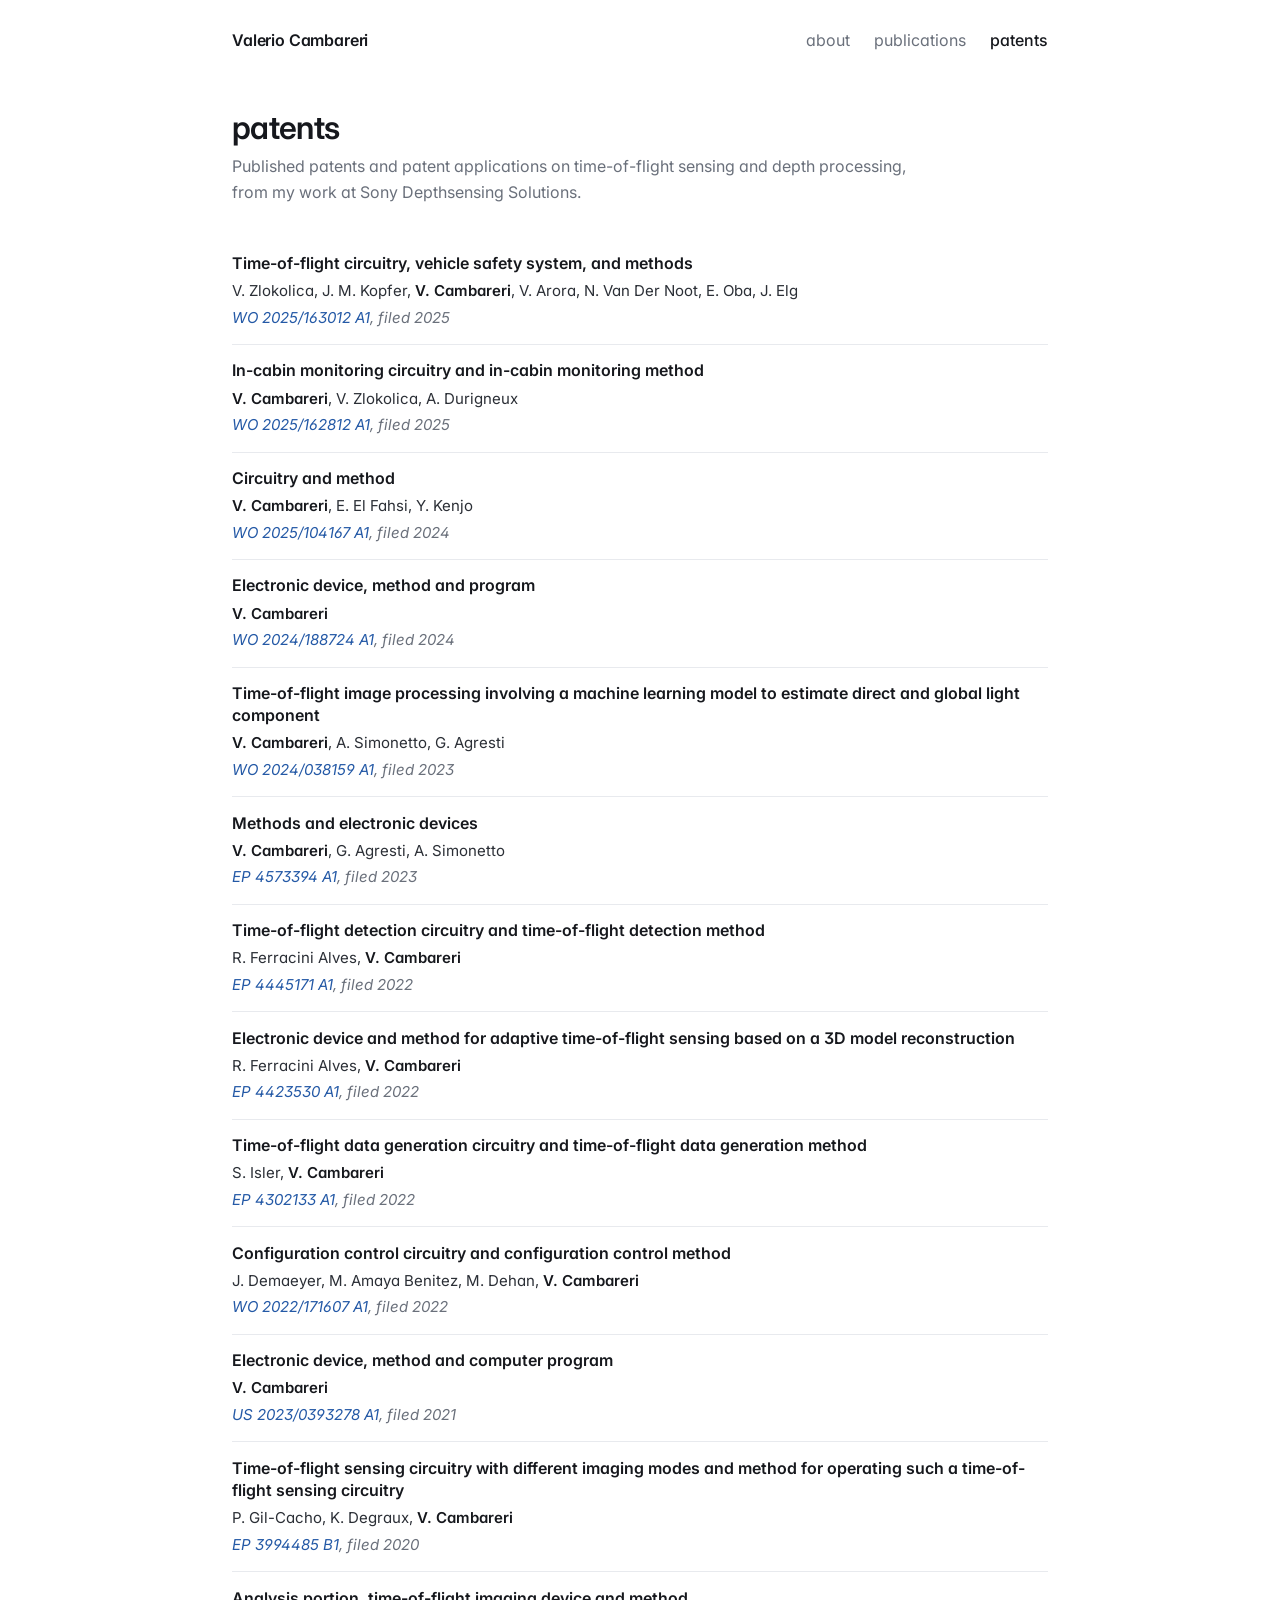
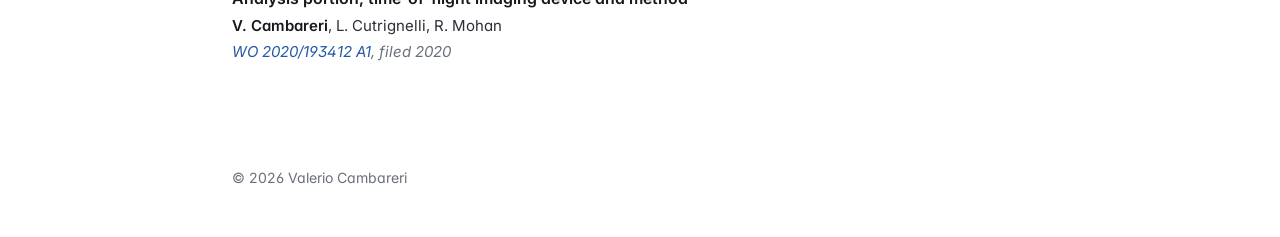
<file: patents/index.html>
<!DOCTYPE html>
<html lang="en">
<head>
  <meta charset="utf-8">
  <meta name="viewport" content="width=device-width, initial-scale=1">
  <title>Patents | Valerio Cambareri</title>
  <meta name="description" content="Patents by Valerio Cambareri on time-of-flight sensing and depth processing.">
  <meta property="og:title" content="Patents | Valerio Cambareri">
  <meta property="og:description" content="Patents by Valerio Cambareri on time-of-flight sensing and depth processing.">
  <meta property="og:type" content="website">
  <meta property="og:url" content="https://vc86.github.io/patents/">
  <link rel="preconnect" href="https://fonts.googleapis.com">
  <link rel="preconnect" href="https://fonts.gstatic.com" crossorigin>
  <link href="https://fonts.googleapis.com/css2?family=Inter:wght@400;500;600&display=swap" rel="stylesheet">
  <link rel="stylesheet" href="../style.css">
</head>
<body>
  <nav class="site-nav" aria-label="Site">
    <a class="home" href="../">Valerio Cambareri</a>
    <div class="nav-links"><a href="../about/">about</a><a href="../publications/">publications</a><a href="../patents/" aria-current="page">patents</a></div>
  </nav>
  <main class="page">
    <header class="page-head">
      <h1>patents</h1>
      <p>Published patents and patent applications on time-of-flight sensing and depth processing, from my work at Sony Depthsensing Solutions.</p>
    </header>

    <ul class="plain">
      <li>
        <h3>Time-of-flight circuitry, vehicle safety system, and methods</h3>
        <p class="authors">V. Zlokolica, J. M. Kopfer, <span class="me">V. Cambareri</span>, V. Arora, N. Van Der Noot, E. Oba, J. Elg</p>
        <p class="venue"><a href="https://patents.google.com/patent/WO2025163012A1/en">WO 2025/163012 A1</a>, filed 2025</p>
      </li>
      <li>
        <h3>In-cabin monitoring circuitry and in-cabin monitoring method</h3>
        <p class="authors"><span class="me">V. Cambareri</span>, V. Zlokolica, A. Durigneux</p>
        <p class="venue"><a href="https://patents.google.com/patent/WO2025162812A1/en">WO 2025/162812 A1</a>, filed 2025</p>
      </li>
      <li>
        <h3>Circuitry and method</h3>
        <p class="authors"><span class="me">V. Cambareri</span>, E. El Fahsi, Y. Kenjo</p>
        <p class="venue"><a href="https://patents.google.com/patent/WO2025104167A1/en">WO 2025/104167 A1</a>, filed 2024</p>
      </li>
      <li>
        <h3>Electronic device, method and program</h3>
        <p class="authors"><span class="me">V. Cambareri</span></p>
        <p class="venue"><a href="https://patents.google.com/patent/WO2024188724A1/en">WO 2024/188724 A1</a>, filed 2024</p>
      </li>
      <li>
        <h3>Time-of-flight image processing involving a machine learning model to estimate direct and global light component</h3>
        <p class="authors"><span class="me">V. Cambareri</span>, A. Simonetto, G. Agresti</p>
        <p class="venue"><a href="https://patents.google.com/patent/WO2024038159A1/en">WO 2024/038159 A1</a>, filed 2023</p>
      </li>
      <li>
        <h3>Methods and electronic devices</h3>
        <p class="authors"><span class="me">V. Cambareri</span>, G. Agresti, A. Simonetto</p>
        <p class="venue"><a href="https://patents.google.com/patent/EP4573394A1/en">EP 4573394 A1</a>, filed 2023</p>
      </li>
      <li>
        <h3>Time-of-flight detection circuitry and time-of-flight detection method</h3>
        <p class="authors">R. Ferracini Alves, <span class="me">V. Cambareri</span></p>
        <p class="venue"><a href="https://patents.google.com/patent/EP4445171A1/en">EP 4445171 A1</a>, filed 2022</p>
      </li>
      <li>
        <h3>Electronic device and method for adaptive time-of-flight sensing based on a 3D model reconstruction</h3>
        <p class="authors">R. Ferracini Alves, <span class="me">V. Cambareri</span></p>
        <p class="venue"><a href="https://patents.google.com/patent/EP4423530A1/en">EP 4423530 A1</a>, filed 2022</p>
      </li>
      <li>
        <h3>Time-of-flight data generation circuitry and time-of-flight data generation method</h3>
        <p class="authors">S. Isler, <span class="me">V. Cambareri</span></p>
        <p class="venue"><a href="https://patents.google.com/patent/EP4302133A1/en">EP 4302133 A1</a>, filed 2022</p>
      </li>
      <li>
        <h3>Configuration control circuitry and configuration control method</h3>
        <p class="authors">J. Demaeyer, M. Amaya Benitez, M. Dehan, <span class="me">V. Cambareri</span></p>
        <p class="venue"><a href="https://patents.google.com/patent/WO2022171607A1/en">WO 2022/171607 A1</a>, filed 2022</p>
      </li>
      <li>
        <h3>Electronic device, method and computer program</h3>
        <p class="authors"><span class="me">V. Cambareri</span></p>
        <p class="venue"><a href="https://patents.google.com/patent/US20230393278A1/en">US 2023/0393278 A1</a>, filed 2021</p>
      </li>
      <li>
        <h3>Time-of-flight sensing circuitry with different imaging modes and method for operating such a time-of-flight sensing circuitry</h3>
        <p class="authors">P. Gil-Cacho, K. Degraux, <span class="me">V. Cambareri</span></p>
        <p class="venue"><a href="https://patents.google.com/patent/EP3994485B1/en">EP 3994485 B1</a>, filed 2020</p>
      </li>
      <li>
        <h3>Analysis portion, time-of-flight imaging device and method</h3>
        <p class="authors"><span class="me">V. Cambareri</span>, L. Cutrignelli, R. Mohan</p>
        <p class="venue"><a href="https://patents.google.com/patent/WO2020193412A1/en">WO 2020/193412 A1</a>, filed 2020</p>
      </li>
    </ul>
  </main>
  <footer class="site-footer">© 2026 Valerio Cambareri</footer>
</body>
</html>
</file>
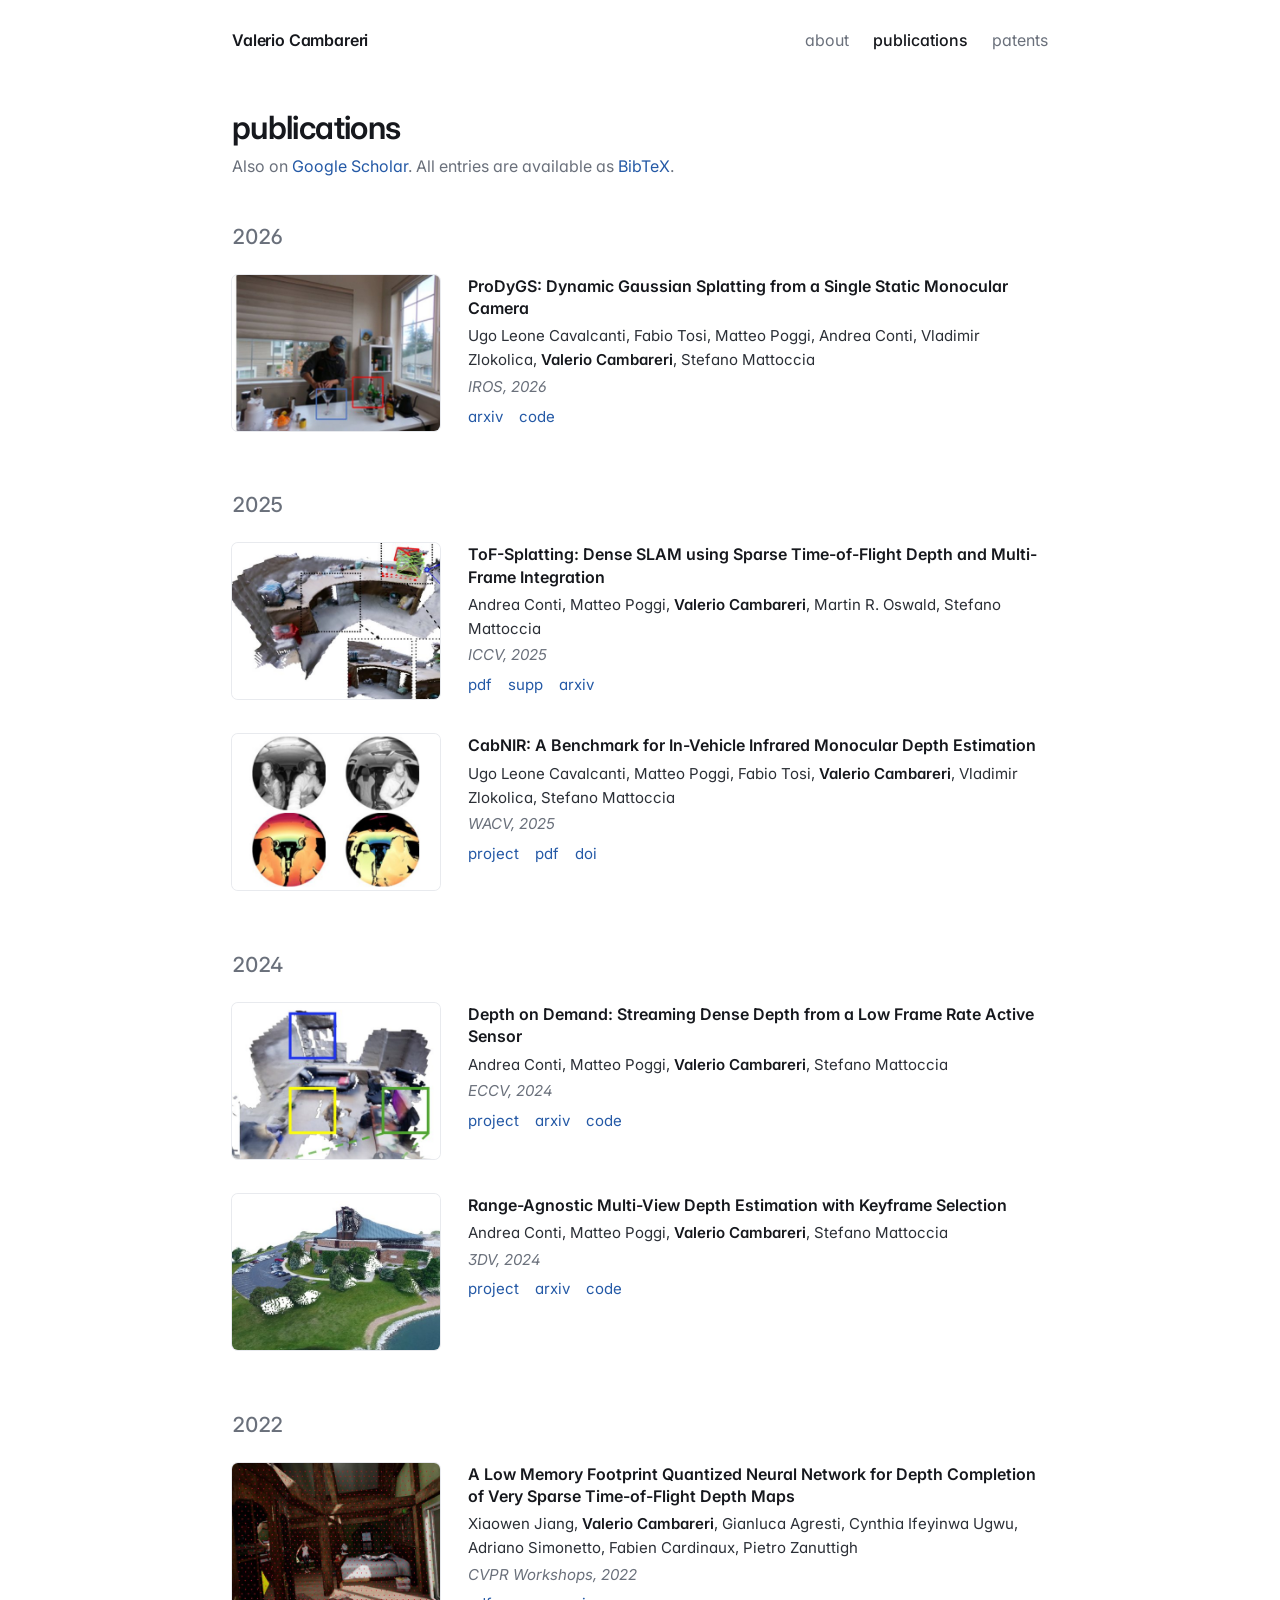
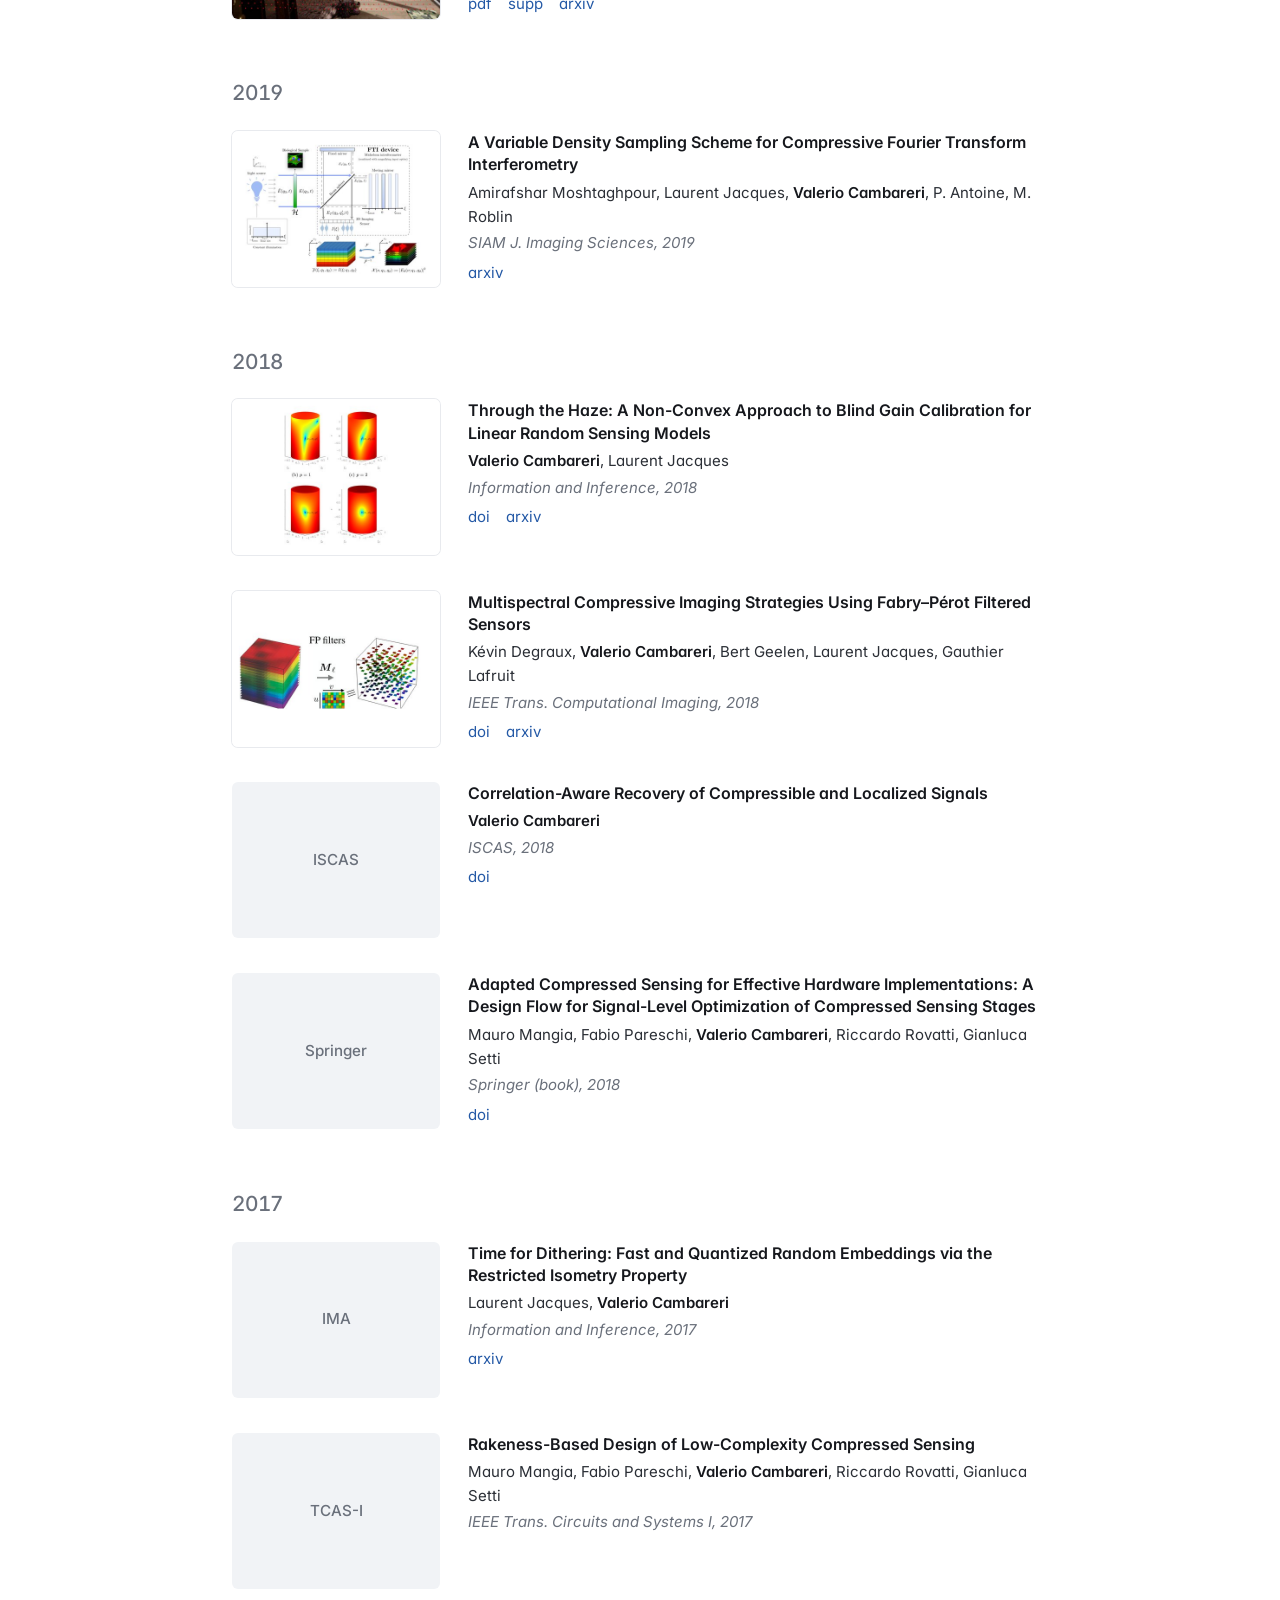
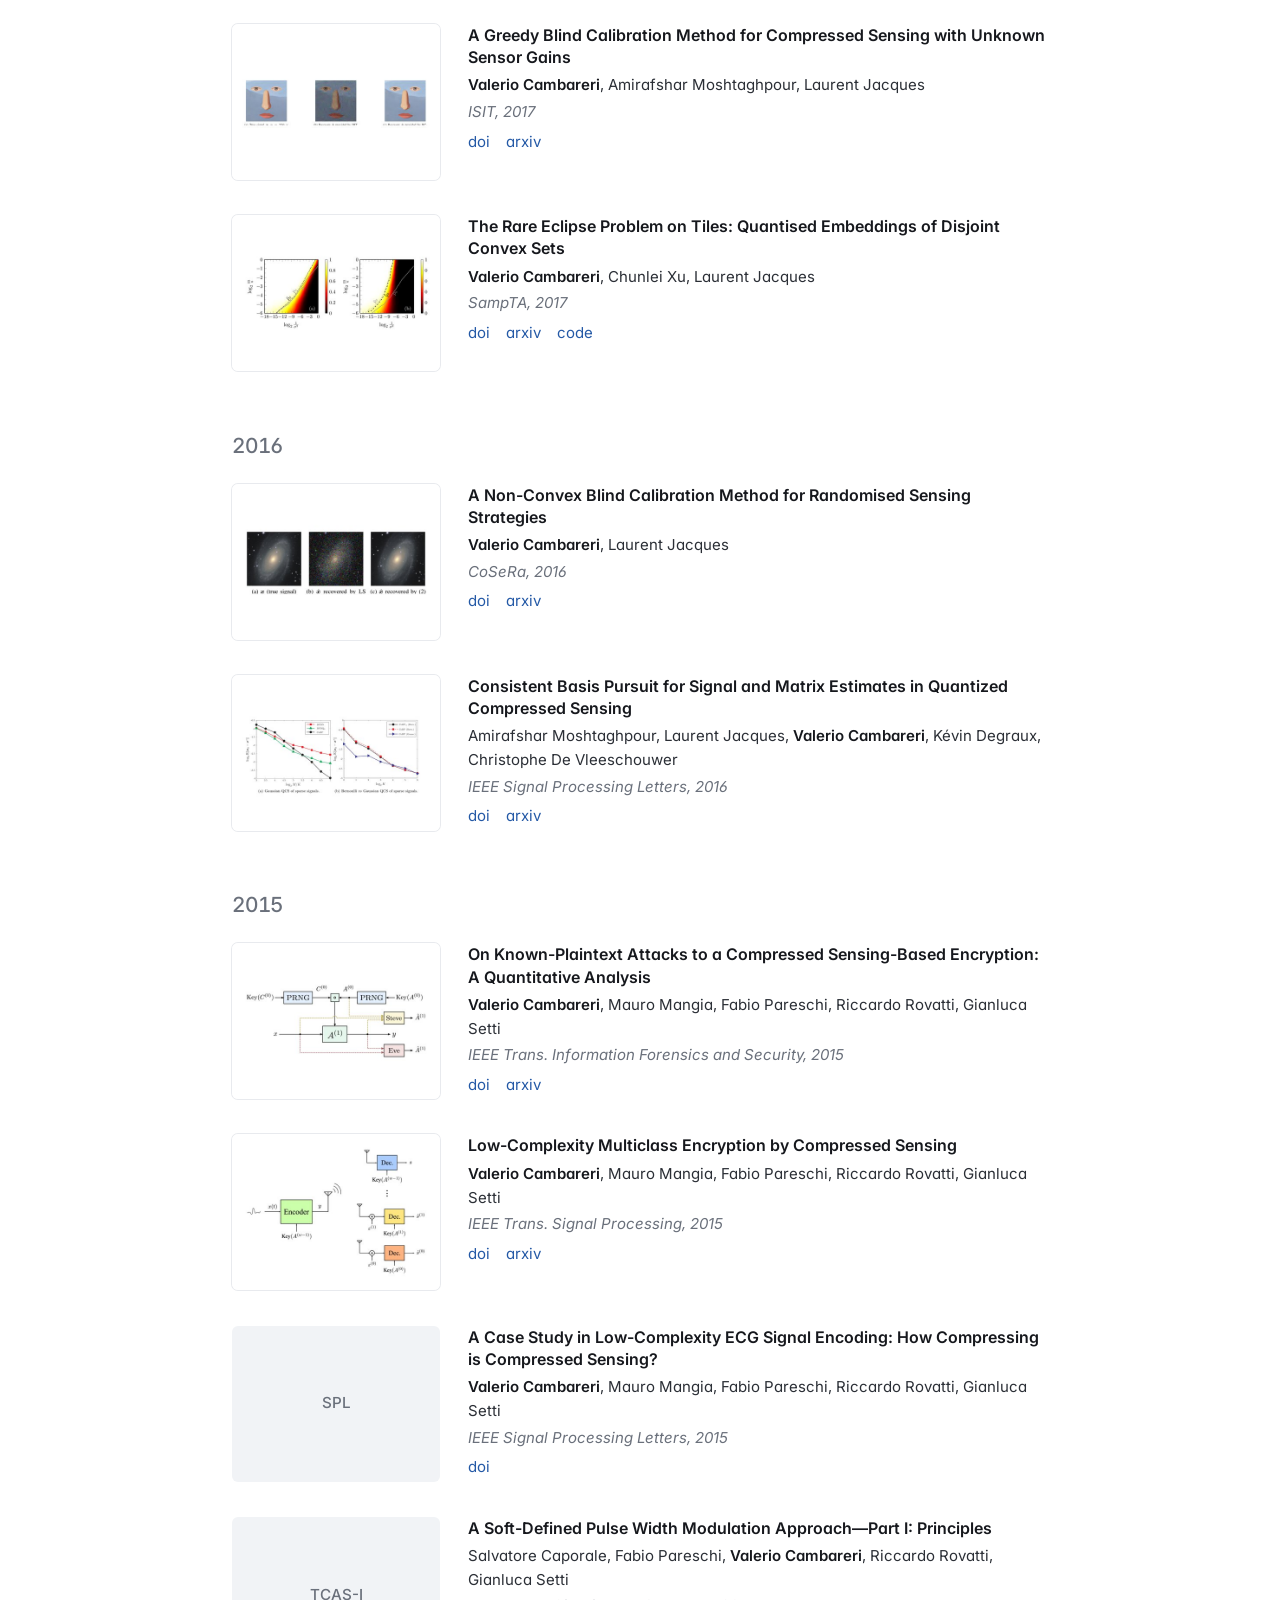
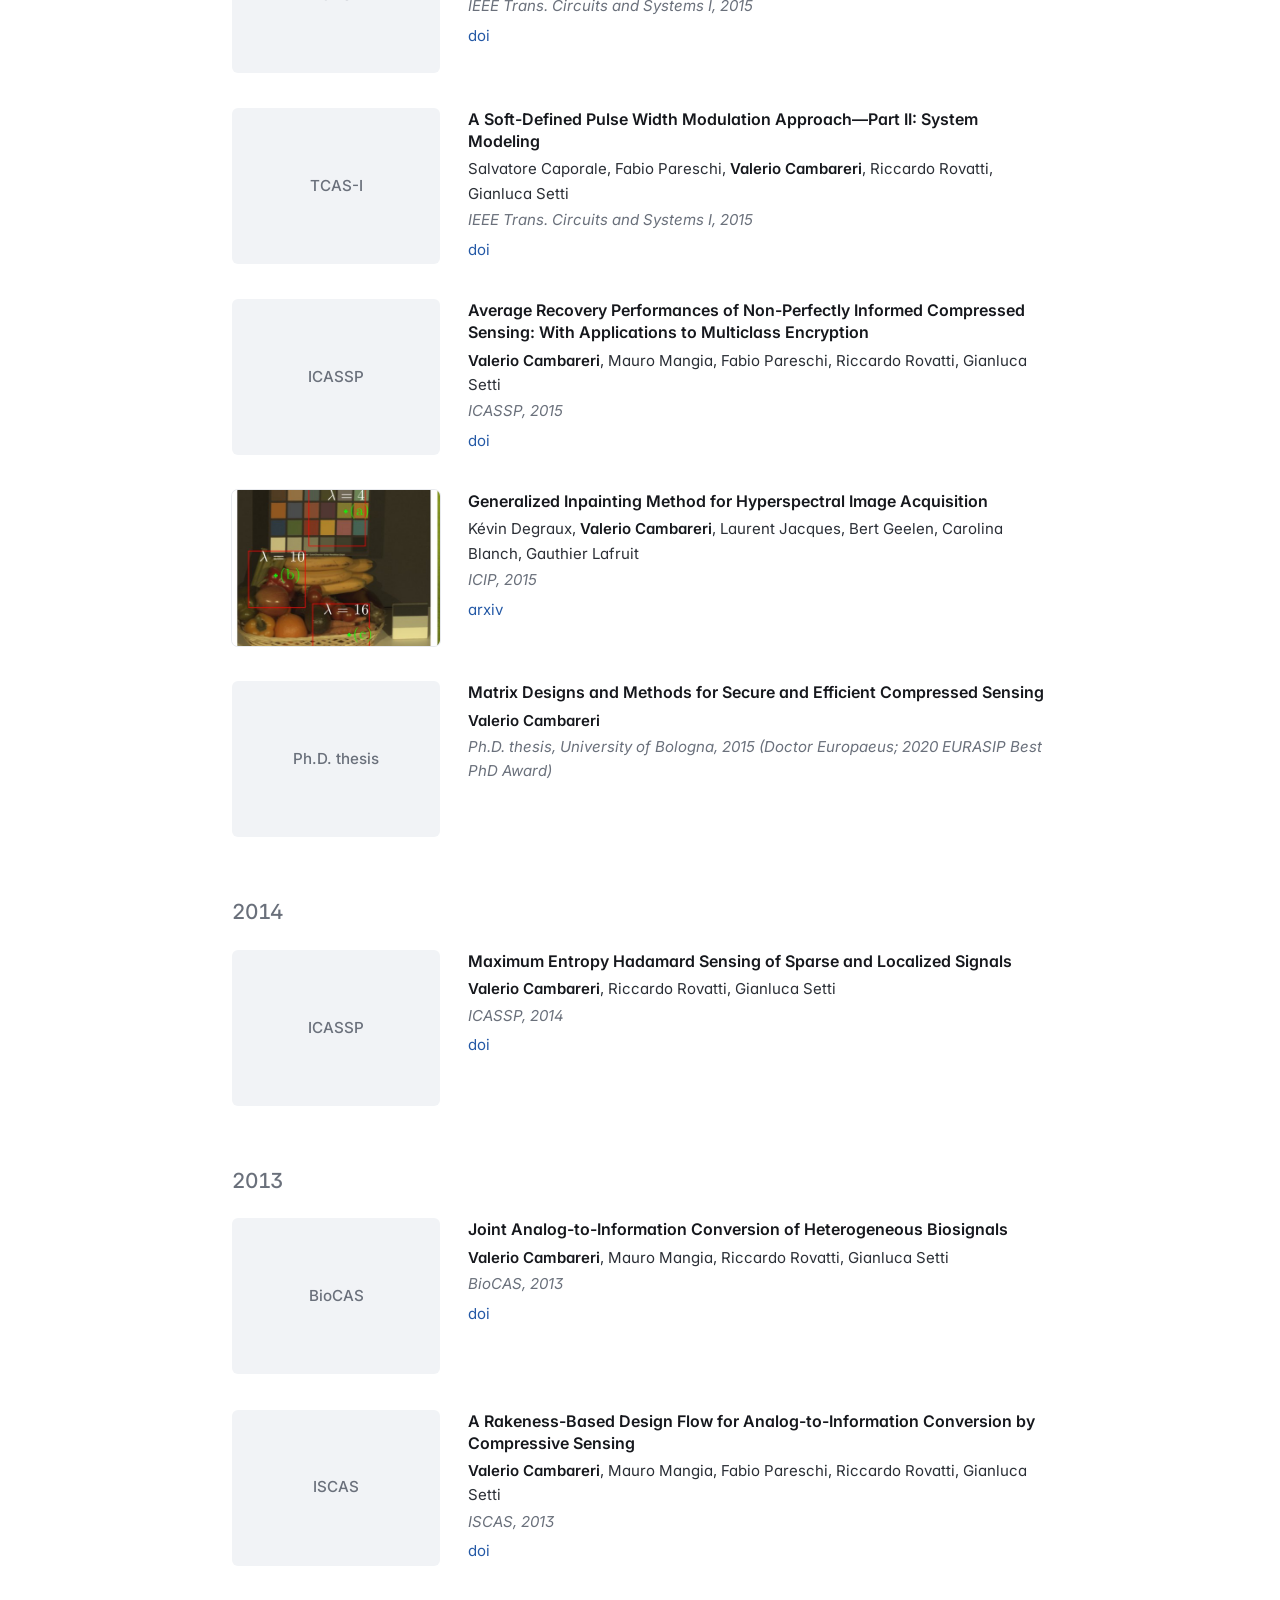
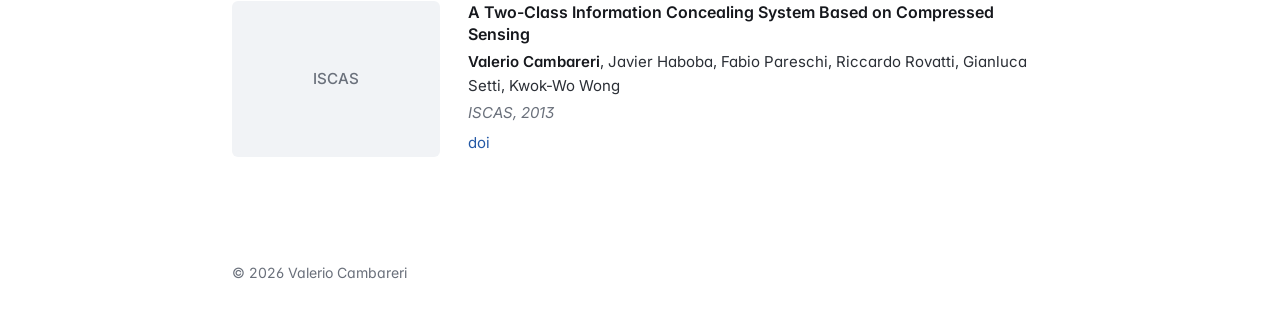
<file: publications/index.html>
<!DOCTYPE html>
<html lang="en">
<head>
  <meta charset="utf-8">
  <meta name="viewport" content="width=device-width, initial-scale=1">
  <title>Publications | Valerio Cambareri</title>
  <meta name="description" content="Publications by Valerio Cambareri on computational imaging, depth sensing, 3D vision and compressed sensing.">
  <meta property="og:title" content="Publications | Valerio Cambareri">
  <meta property="og:description" content="Publications by Valerio Cambareri on computational imaging, depth sensing, 3D vision and compressed sensing.">
  <meta property="og:type" content="website">
  <meta property="og:url" content="https://vc86.github.io/publications/">
  <link rel="preconnect" href="https://fonts.googleapis.com">
  <link rel="preconnect" href="https://fonts.gstatic.com" crossorigin>
  <link href="https://fonts.googleapis.com/css2?family=Inter:wght@400;500;600&display=swap" rel="stylesheet">
  <link rel="stylesheet" href="../style.css">
</head>
<body>
  <nav class="site-nav" aria-label="Site">
    <a class="home" href="../">Valerio Cambareri</a>
    <div class="nav-links"><a href="../about/">about</a><a href="../publications/" aria-current="page">publications</a><a href="../patents/">patents</a></div>
  </nav>
  <main class="page">
    <header class="page-head">
      <h1>publications</h1>
      <p>Also on <a href="https://scholar.google.com/citations?user=yYHJGZUAAAAJ&amp;hl=en">Google Scholar</a>. All entries are available as <a href="../publications.bib">BibTeX</a>.</p>
    </header>

    <section class="year">
      <h2>2026</h2>
    <article class="pub">
      <div class="thumb"><img src="../images/prodygs.jpg" alt="" loading="lazy"></div>
      <div>
        <h3><a href="https://arxiv.org/abs/2609.32711">ProDyGS: Dynamic Gaussian Splatting from a Single Static Monocular Camera</a></h3>
        <p class="authors">Ugo Leone Cavalcanti, Fabio Tosi, Matteo Poggi, Andrea Conti, Vladimir Zlokolica, <span class="me">Valerio Cambareri</span>, Stefano Mattoccia</p>
        <p class="venue">IROS, 2026</p>
        <p class="links"><a href="https://arxiv.org/abs/2609.32711">arxiv</a> <a href="https://github.com/ugoleone/ProDyGS">code</a></p>
      </div>
    </article>
    </section>

    <section class="year">
      <h2>2025</h2>
    <article class="pub">
      <div class="thumb"><img src="../images/tof-splatting.jpg" alt="" loading="lazy"></div>
      <div>
        <h3><a href="https://openaccess.thecvf.com/content/ICCV2025/html/Conti_ToF-Splatting_Dense_SLAM_using_Sparse_Time-of-Flight_Depth_and_Multi-Frame_Integration_ICCV_2025_paper.html">ToF-Splatting: Dense SLAM using Sparse Time-of-Flight Depth and Multi-Frame Integration</a></h3>
        <p class="authors">Andrea Conti, Matteo Poggi, <span class="me">Valerio Cambareri</span>, Martin R. Oswald, Stefano Mattoccia</p>
        <p class="venue">ICCV, 2025</p>
        <p class="links"><a href="https://openaccess.thecvf.com/content/ICCV2025/papers/Conti_ToF-Splatting_Dense_SLAM_using_Sparse_Time-of-Flight_Depth_and_Multi-Frame_Integration_ICCV_2025_paper.pdf">pdf</a> <a href="https://openaccess.thecvf.com/content/ICCV2025/supplemental/Conti_ToF-Splatting_Dense_SLAM_ICCV_2025_supplemental.pdf">supp</a> <a href="https://arxiv.org/abs/2504.16545">arxiv</a></p>
      </div>
    </article>

    <article class="pub">
      <div class="thumb"><img src="../images/cabnir.jpg" alt="" loading="lazy"></div>
      <div>
        <h3><a href="https://openaccess.thecvf.com/content/WACV2025/html/Cavalcanti_CabNIR_A_Benchmark_for_In-Vehicle_Infrared_Monocular_Depth_Estimation_WACV_2025_paper.html">CabNIR: A Benchmark for In-Vehicle Infrared Monocular Depth Estimation</a></h3>
        <p class="authors">Ugo Leone Cavalcanti, Matteo Poggi, Fabio Tosi, <span class="me">Valerio Cambareri</span>, Vladimir Zlokolica, Stefano Mattoccia</p>
        <p class="venue">WACV, 2025</p>
        <p class="links"><a href="https://cabnir.github.io/">project</a> <a href="https://openaccess.thecvf.com/content/WACV2025/papers/Cavalcanti_CabNIR_A_Benchmark_for_In-Vehicle_Infrared_Monocular_Depth_Estimation_WACV_2025_paper.pdf">pdf</a> <a href="https://doi.org/10.1109/WACV61041.2025.00256">doi</a></p>
      </div>
    </article>
    </section>

    <section class="year">
      <h2>2024</h2>
    <article class="pub">
      <div class="thumb"><img src="../images/depth-on-demand.jpg" alt="" loading="lazy"></div>
      <div>
        <h3><a href="https://andreaconti.github.io/projects/depth_on_demand">Depth on Demand: Streaming Dense Depth from a Low Frame Rate Active Sensor</a></h3>
        <p class="authors">Andrea Conti, Matteo Poggi, <span class="me">Valerio Cambareri</span>, Stefano Mattoccia</p>
        <p class="venue">ECCV, 2024</p>
        <p class="links"><a href="https://andreaconti.github.io/projects/depth_on_demand">project</a> <a href="https://arxiv.org/abs/2409.08277">arxiv</a> <a href="https://github.com/andreaconti/depth-on-demand">code</a></p>
      </div>
    </article>

    <article class="pub">
      <div class="thumb"><img src="../images/ramdepth.jpg" alt="" loading="lazy"></div>
      <div>
        <h3><a href="https://andreaconti.github.io/projects/range_agnostic_multi_view_depth">Range-Agnostic Multi-View Depth Estimation with Keyframe Selection</a></h3>
        <p class="authors">Andrea Conti, Matteo Poggi, <span class="me">Valerio Cambareri</span>, Stefano Mattoccia</p>
        <p class="venue">3DV, 2024</p>
        <p class="links"><a href="https://andreaconti.github.io/projects/range_agnostic_multi_view_depth">project</a> <a href="https://arxiv.org/abs/2401.14401">arxiv</a> <a href="https://github.com/andreaconti/ramdepth">code</a></p>
      </div>
    </article>
    </section>

    <section class="year">
      <h2>2022</h2>
    <article class="pub">
      <div class="thumb"><img src="../images/sparse-tof-qnn.jpg" alt="" loading="lazy"></div>
      <div>
        <h3><a href="https://openaccess.thecvf.com/content/CVPR2022W/ECV/html/Jiang_A_Low_Memory_Footprint_Quantized_Neural_Network_for_Depth_Completion_CVPRW_2022_paper.html">A Low Memory Footprint Quantized Neural Network for Depth Completion of Very Sparse Time-of-Flight Depth Maps</a></h3>
        <p class="authors">Xiaowen Jiang, <span class="me">Valerio Cambareri</span>, Gianluca Agresti, Cynthia Ifeyinwa Ugwu, Adriano Simonetto, Fabien Cardinaux, Pietro Zanuttigh</p>
        <p class="venue">CVPR Workshops, 2022</p>
        <p class="links"><a href="https://openaccess.thecvf.com/content/CVPR2022W/ECV/papers/Jiang_A_Low_Memory_Footprint_Quantized_Neural_Network_for_Depth_Completion_CVPRW_2022_paper.pdf">pdf</a> <a href="https://openaccess.thecvf.com/content/CVPR2022W/ECV/supplemental/Jiang_A_Low_Memory_CVPRW_2022_supplemental.pdf">supp</a> <a href="https://arxiv.org/abs/2205.12918">arxiv</a></p>
      </div>
    </article>
    </section>

    <section class="year">
      <h2>2019</h2>
    <article class="pub">
      <div class="thumb"><img src="../images/fti-sampling.jpg" alt="" loading="lazy"></div>
      <div>
        <h3><a href="https://arxiv.org/abs/1801.10432">A Variable Density Sampling Scheme for Compressive Fourier Transform Interferometry</a></h3>
        <p class="authors">Amirafshar Moshtaghpour, Laurent Jacques, <span class="me">Valerio Cambareri</span>, P. Antoine, M. Roblin</p>
        <p class="venue">SIAM J. Imaging Sciences, 2019</p>
        <p class="links"><a href="https://arxiv.org/abs/1801.10432">arxiv</a></p>
      </div>
    </article>
    </section>

    <section class="year">
      <h2>2018</h2>
    <article class="pub">
      <div class="thumb"><img src="../images/through-the-haze.jpg" alt="" loading="lazy"></div>
      <div>
        <h3><a href="https://doi.org/10.1093/imaiai/iay004">Through the Haze: A Non-Convex Approach to Blind Gain Calibration for Linear Random Sensing Models</a></h3>
        <p class="authors"><span class="me">Valerio Cambareri</span>, Laurent Jacques</p>
        <p class="venue">Information and Inference, 2018</p>
        <p class="links"><a href="https://doi.org/10.1093/imaiai/iay004">doi</a> <a href="https://arxiv.org/abs/1610.09028">arxiv</a></p>
      </div>
    </article>

    <article class="pub">
      <div class="thumb"><img src="../images/fabry-perot.jpg" alt="" loading="lazy"></div>
      <div>
        <h3><a href="https://doi.org/10.1109/TCI.2018.2864659">Multispectral Compressive Imaging Strategies Using Fabry–Pérot Filtered Sensors</a></h3>
        <p class="authors">Kévin Degraux, <span class="me">Valerio Cambareri</span>, Bert Geelen, Laurent Jacques, Gauthier Lafruit</p>
        <p class="venue">IEEE Trans. Computational Imaging, 2018</p>
        <p class="links"><a href="https://doi.org/10.1109/TCI.2018.2864659">doi</a> <a href="https://arxiv.org/abs/1802.02040">arxiv</a></p>
      </div>
    </article>

    <article class="pub">
      <div class="thumb"><div class="tile" aria-hidden="true"><span>ISCAS</span></div></div>
      <div>
        <h3><a href="https://doi.org/10.1109/ISCAS.2018.8351486">Correlation-Aware Recovery of Compressible and Localized Signals</a></h3>
        <p class="authors"><span class="me">Valerio Cambareri</span></p>
        <p class="venue">ISCAS, 2018</p>
        <p class="links"><a href="https://doi.org/10.1109/ISCAS.2018.8351486">doi</a></p>
      </div>
    </article>

    <article class="pub">
      <div class="thumb"><div class="tile" aria-hidden="true"><span>Springer</span></div></div>
      <div>
        <h3><a href="https://doi.org/10.1007/978-3-319-61373-4">Adapted Compressed Sensing for Effective Hardware Implementations: A Design Flow for Signal-Level Optimization of Compressed Sensing Stages</a></h3>
        <p class="authors">Mauro Mangia, Fabio Pareschi, <span class="me">Valerio Cambareri</span>, Riccardo Rovatti, Gianluca Setti</p>
        <p class="venue">Springer (book), 2018</p>
        <p class="links"><a href="https://doi.org/10.1007/978-3-319-61373-4">doi</a></p>
      </div>
    </article>
    </section>

    <section class="year">
      <h2>2017</h2>
    <article class="pub">
      <div class="thumb"><div class="tile" aria-hidden="true"><span>IMA</span></div></div>
      <div>
        <h3><a href="https://arxiv.org/abs/1607.00816">Time for Dithering: Fast and Quantized Random Embeddings via the Restricted Isometry Property</a></h3>
        <p class="authors">Laurent Jacques, <span class="me">Valerio Cambareri</span></p>
        <p class="venue">Information and Inference, 2017</p>
        <p class="links"><a href="https://arxiv.org/abs/1607.00816">arxiv</a></p>
      </div>
    </article>

    <article class="pub">
      <div class="thumb"><div class="tile" aria-hidden="true"><span>TCAS-I</span></div></div>
      <div>
        <h3>Rakeness-Based Design of Low-Complexity Compressed Sensing</h3>
        <p class="authors">Mauro Mangia, Fabio Pareschi, <span class="me">Valerio Cambareri</span>, Riccardo Rovatti, Gianluca Setti</p>
        <p class="venue">IEEE Trans. Circuits and Systems I, 2017</p>
      </div>
    </article>

    <article class="pub">
      <div class="thumb"><img src="../images/greedy-blind-calibration.jpg" alt="" loading="lazy"></div>
      <div>
        <h3><a href="https://doi.org/10.1109/ISIT.2017.8006705">A Greedy Blind Calibration Method for Compressed Sensing with Unknown Sensor Gains</a></h3>
        <p class="authors"><span class="me">Valerio Cambareri</span>, Amirafshar Moshtaghpour, Laurent Jacques</p>
        <p class="venue">ISIT, 2017</p>
        <p class="links"><a href="https://doi.org/10.1109/ISIT.2017.8006705">doi</a> <a href="https://arxiv.org/abs/1610.02851">arxiv</a></p>
      </div>
    </article>

    <article class="pub">
      <div class="thumb"><img src="../images/rare-eclipse.jpg" alt="" loading="lazy"></div>
      <div>
        <h3><a href="https://doi.org/10.1109/SAMPTA.2017.8024364">The Rare Eclipse Problem on Tiles: Quantised Embeddings of Disjoint Convex Sets</a></h3>
        <p class="authors"><span class="me">Valerio Cambareri</span>, Chunlei Xu, Laurent Jacques</p>
        <p class="venue">SampTA, 2017</p>
        <p class="links"><a href="https://doi.org/10.1109/SAMPTA.2017.8024364">doi</a> <a href="https://arxiv.org/abs/1702.04664">arxiv</a> <a href="https://github.com/VC86/QRE-QEP">code</a></p>
      </div>
    </article>
    </section>

    <section class="year">
      <h2>2016</h2>
    <article class="pub">
      <div class="thumb"><img src="../images/nonconvex-blind-calibration.jpg" alt="" loading="lazy"></div>
      <div>
        <h3><a href="https://doi.org/10.1109/CoSeRa.2016.7745690">A Non-Convex Blind Calibration Method for Randomised Sensing Strategies</a></h3>
        <p class="authors"><span class="me">Valerio Cambareri</span>, Laurent Jacques</p>
        <p class="venue">CoSeRa, 2016</p>
        <p class="links"><a href="https://doi.org/10.1109/CoSeRa.2016.7745690">doi</a> <a href="https://arxiv.org/abs/1605.02615">arxiv</a></p>
      </div>
    </article>

    <article class="pub">
      <div class="thumb"><img src="../images/consistent-bp.jpg" alt="" loading="lazy"></div>
      <div>
        <h3><a href="https://doi.org/10.1109/LSP.2015.2497543">Consistent Basis Pursuit for Signal and Matrix Estimates in Quantized Compressed Sensing</a></h3>
        <p class="authors">Amirafshar Moshtaghpour, Laurent Jacques, <span class="me">Valerio Cambareri</span>, Kévin Degraux, Christophe De Vleeschouwer</p>
        <p class="venue">IEEE Signal Processing Letters, 2016</p>
        <p class="links"><a href="https://doi.org/10.1109/LSP.2015.2497543">doi</a> <a href="https://arxiv.org/abs/1507.08268">arxiv</a></p>
      </div>
    </article>
    </section>

    <section class="year">
      <h2>2015</h2>
    <article class="pub">
      <div class="thumb"><img src="../images/known-plaintext.jpg" alt="" loading="lazy"></div>
      <div>
        <h3><a href="https://doi.org/10.1109/TIFS.2015.2450676">On Known-Plaintext Attacks to a Compressed Sensing-Based Encryption: A Quantitative Analysis</a></h3>
        <p class="authors"><span class="me">Valerio Cambareri</span>, Mauro Mangia, Fabio Pareschi, Riccardo Rovatti, Gianluca Setti</p>
        <p class="venue">IEEE Trans. Information Forensics and Security, 2015</p>
        <p class="links"><a href="https://doi.org/10.1109/TIFS.2015.2450676">doi</a> <a href="https://arxiv.org/abs/1311.1363">arxiv</a></p>
      </div>
    </article>

    <article class="pub">
      <div class="thumb"><img src="../images/multiclass-encryption.jpg" alt="" loading="lazy"></div>
      <div>
        <h3><a href="https://doi.org/10.1109/TSP.2015.2407315">Low-Complexity Multiclass Encryption by Compressed Sensing</a></h3>
        <p class="authors"><span class="me">Valerio Cambareri</span>, Mauro Mangia, Fabio Pareschi, Riccardo Rovatti, Gianluca Setti</p>
        <p class="venue">IEEE Trans. Signal Processing, 2015</p>
        <p class="links"><a href="https://doi.org/10.1109/TSP.2015.2407315">doi</a> <a href="https://arxiv.org/abs/1307.3360">arxiv</a></p>
      </div>
    </article>

    <article class="pub">
      <div class="thumb"><div class="tile" aria-hidden="true"><span>SPL</span></div></div>
      <div>
        <h3><a href="https://doi.org/10.1109/LSP.2015.2428431">A Case Study in Low-Complexity ECG Signal Encoding: How Compressing is Compressed Sensing?</a></h3>
        <p class="authors"><span class="me">Valerio Cambareri</span>, Mauro Mangia, Fabio Pareschi, Riccardo Rovatti, Gianluca Setti</p>
        <p class="venue">IEEE Signal Processing Letters, 2015</p>
        <p class="links"><a href="https://doi.org/10.1109/LSP.2015.2428431">doi</a></p>
      </div>
    </article>

    <article class="pub">
      <div class="thumb"><div class="tile" aria-hidden="true"><span>TCAS-I</span></div></div>
      <div>
        <h3><a href="https://doi.org/10.1109/TCSI.2015.2459555">A Soft-Defined Pulse Width Modulation Approach—Part I: Principles</a></h3>
        <p class="authors">Salvatore Caporale, Fabio Pareschi, <span class="me">Valerio Cambareri</span>, Riccardo Rovatti, Gianluca Setti</p>
        <p class="venue">IEEE Trans. Circuits and Systems I, 2015</p>
        <p class="links"><a href="https://doi.org/10.1109/TCSI.2015.2459555">doi</a></p>
      </div>
    </article>

    <article class="pub">
      <div class="thumb"><div class="tile" aria-hidden="true"><span>TCAS-I</span></div></div>
      <div>
        <h3><a href="https://doi.org/10.1109/TCSI.2015.2459556">A Soft-Defined Pulse Width Modulation Approach—Part II: System Modeling</a></h3>
        <p class="authors">Salvatore Caporale, Fabio Pareschi, <span class="me">Valerio Cambareri</span>, Riccardo Rovatti, Gianluca Setti</p>
        <p class="venue">IEEE Trans. Circuits and Systems I, 2015</p>
        <p class="links"><a href="https://doi.org/10.1109/TCSI.2015.2459556">doi</a></p>
      </div>
    </article>

    <article class="pub">
      <div class="thumb"><div class="tile" aria-hidden="true"><span>ICASSP</span></div></div>
      <div>
        <h3><a href="https://doi.org/10.1109/ICASSP.2015.7178652">Average Recovery Performances of Non-Perfectly Informed Compressed Sensing: With Applications to Multiclass Encryption</a></h3>
        <p class="authors"><span class="me">Valerio Cambareri</span>, Mauro Mangia, Fabio Pareschi, Riccardo Rovatti, Gianluca Setti</p>
        <p class="venue">ICASSP, 2015</p>
        <p class="links"><a href="https://doi.org/10.1109/ICASSP.2015.7178652">doi</a></p>
      </div>
    </article>

    <article class="pub">
      <div class="thumb"><img src="../images/hyperspectral-inpainting.jpg" alt="" loading="lazy"></div>
      <div>
        <h3><a href="https://arxiv.org/abs/1502.01853">Generalized Inpainting Method for Hyperspectral Image Acquisition</a></h3>
        <p class="authors">Kévin Degraux, <span class="me">Valerio Cambareri</span>, Laurent Jacques, Bert Geelen, Carolina Blanch, Gauthier Lafruit</p>
        <p class="venue">ICIP, 2015</p>
        <p class="links"><a href="https://arxiv.org/abs/1502.01853">arxiv</a></p>
      </div>
    </article>

    <article class="pub">
      <div class="thumb"><div class="tile" aria-hidden="true"><span>Ph.D. thesis</span></div></div>
      <div>
        <h3>Matrix Designs and Methods for Secure and Efficient Compressed Sensing</h3>
        <p class="authors"><span class="me">Valerio Cambareri</span></p>
        <p class="venue">Ph.D. thesis, University of Bologna, 2015 (Doctor Europaeus; 2020 EURASIP Best PhD Award)</p>
      </div>
    </article>
    </section>

    <section class="year">
      <h2>2014</h2>
    <article class="pub">
      <div class="thumb"><div class="tile" aria-hidden="true"><span>ICASSP</span></div></div>
      <div>
        <h3><a href="https://doi.org/10.1109/ICASSP.2014.6854021">Maximum Entropy Hadamard Sensing of Sparse and Localized Signals</a></h3>
        <p class="authors"><span class="me">Valerio Cambareri</span>, Riccardo Rovatti, Gianluca Setti</p>
        <p class="venue">ICASSP, 2014</p>
        <p class="links"><a href="https://doi.org/10.1109/ICASSP.2014.6854021">doi</a></p>
      </div>
    </article>
    </section>

    <section class="year">
      <h2>2013</h2>
    <article class="pub">
      <div class="thumb"><div class="tile" aria-hidden="true"><span>BioCAS</span></div></div>
      <div>
        <h3><a href="https://doi.org/10.1109/BioCAS.2013.6679663">Joint Analog-to-Information Conversion of Heterogeneous Biosignals</a></h3>
        <p class="authors"><span class="me">Valerio Cambareri</span>, Mauro Mangia, Riccardo Rovatti, Gianluca Setti</p>
        <p class="venue">BioCAS, 2013</p>
        <p class="links"><a href="https://doi.org/10.1109/BioCAS.2013.6679663">doi</a></p>
      </div>
    </article>

    <article class="pub">
      <div class="thumb"><div class="tile" aria-hidden="true"><span>ISCAS</span></div></div>
      <div>
        <h3><a href="https://doi.org/10.1109/ISCAS.2013.6572107">A Rakeness-Based Design Flow for Analog-to-Information Conversion by Compressive Sensing</a></h3>
        <p class="authors"><span class="me">Valerio Cambareri</span>, Mauro Mangia, Fabio Pareschi, Riccardo Rovatti, Gianluca Setti</p>
        <p class="venue">ISCAS, 2013</p>
        <p class="links"><a href="https://doi.org/10.1109/ISCAS.2013.6572107">doi</a></p>
      </div>
    </article>

    <article class="pub">
      <div class="thumb"><div class="tile" aria-hidden="true"><span>ISCAS</span></div></div>
      <div>
        <h3><a href="https://doi.org/10.1109/ISCAS.2013.6572106">A Two-Class Information Concealing System Based on Compressed Sensing</a></h3>
        <p class="authors"><span class="me">Valerio Cambareri</span>, Javier Haboba, Fabio Pareschi, Riccardo Rovatti, Gianluca Setti, Kwok-Wo Wong</p>
        <p class="venue">ISCAS, 2013</p>
        <p class="links"><a href="https://doi.org/10.1109/ISCAS.2013.6572106">doi</a></p>
      </div>
    </article>
    </section>
  </main>
  <footer class="site-footer">© 2026 Valerio Cambareri</footer>
</body>
</html>
</file>
<file: style.css>
:root {
  color-scheme: light;
  --paper: #ffffff;
  --ink: #16181d;
  --body: #2b2f36;
  --muted: #6a707b;
  --link: #2459a6;
  --link-hover: #133c78;
  --rule: #e8eaee;
  --tile: #f1f3f6;
  --sans: "Inter", "Segoe UI", "Helvetica Neue", Arial, sans-serif;
}

* { box-sizing: border-box; }
html { -webkit-text-size-adjust: 100%; }
body {
  margin: 0;
  background: var(--paper);
  color: var(--body);
  font-family: var(--sans);
  font-size: 16px;
  line-height: 1.6;
  font-feature-settings: "cv11", "ss01";
}
a { color: var(--link); text-decoration: none; }
a:hover { color: var(--link-hover); text-decoration: underline; text-underline-offset: 3px; }
a:focus-visible { outline: 2px solid var(--link); outline-offset: 2px; border-radius: 2px; }

/* Navigation */
.site-nav {
  max-width: 54rem;
  margin: 0 auto;
  padding: 1.75rem 1.5rem 0;
  display: flex;
  justify-content: space-between;
  align-items: baseline;
  gap: 1rem;
  flex-wrap: wrap;
}
.site-nav .home { color: var(--ink); font-weight: 600; letter-spacing: -0.01em; }
.nav-links { display: flex; gap: 1.5rem; }
.nav-links a { color: var(--muted); }
.nav-links a:hover { color: var(--ink); text-decoration: none; }
.nav-links a[aria-current="page"] { color: var(--ink); font-weight: 500; }

.page { max-width: 54rem; margin: 0 auto; padding: 3.5rem 1.5rem 2rem; }

/* Home header */
.hero { display: grid; grid-template-columns: 11rem 1fr; gap: 2.25rem; align-items: center; }
.portrait { width: 11rem; height: 11rem; border-radius: 50%; object-fit: cover; display: block; }
h1 { color: var(--ink); font-weight: 600; font-size: 2.25rem; line-height: 1.15; letter-spacing: -0.02em; margin: 0 0 0.6rem; }
.role { margin: 0; color: var(--muted); line-height: 1.55; }
.profiles { margin: 1rem 0 0; display: flex; flex-wrap: wrap; gap: 0.3rem 1.25rem; }

.lede { margin-top: 2.25rem; }
.lede p { margin: 0 0 1rem; max-width: 44rem; }

/* Sections */
section { margin-top: 3.25rem; }
h2 { color: var(--ink); font-weight: 600; font-size: 1.3rem; letter-spacing: -0.01em; margin: 0 0 1.25rem; }
.page-head h1 { font-size: 2rem; margin-bottom: 0.5rem; }
.page-head p { color: var(--muted); margin: 0; max-width: 44rem; }

/* News */
.news { list-style: none; margin: 0; padding: 0; }
.news li { display: grid; grid-template-columns: 6.5rem 1fr; gap: 1rem; padding: 0.35rem 0; }
.news .when { color: var(--muted); font-variant-numeric: tabular-nums; white-space: nowrap; }
.news p { margin: 0; }

/* Publications */
.pub { display: grid; grid-template-columns: 13rem 1fr; gap: 1.75rem; padding: 1.1rem 0; align-items: start; }
.thumb img, .tile {
  width: 13rem;
  aspect-ratio: 4 / 3;
  object-fit: cover;
  border-radius: 6px;
  display: block;
  box-shadow: 0 0 0 1px var(--rule);
}
.tile { background: var(--tile); display: grid; place-items: center; box-shadow: none; }
.tile span { color: var(--muted); font-weight: 500; font-size: 0.95rem; }
.pub h3, .plain h3 { color: var(--ink); font-weight: 600; font-size: 1rem; line-height: 1.4; margin: 0 0 0.3rem; }
.pub h3 a, .plain h3 a { color: var(--ink); }
.pub h3 a:hover { color: var(--link); }
.authors { margin: 0; font-size: 0.94rem; }
.me { color: var(--ink); font-weight: 600; }
.venue { margin: 0.15rem 0 0; font-size: 0.94rem; font-style: italic; color: var(--muted); }
.links { margin: 0.35rem 0 0; display: flex; flex-wrap: wrap; gap: 0.25rem 1rem; font-size: 0.94rem; }
.more { margin: 1rem 0 0; }
.year h2 { color: var(--muted); font-weight: 500; font-variant-numeric: tabular-nums; margin-bottom: 0.25rem; }
.year { margin-top: 2.5rem; }

/* Patents */
.plain { list-style: none; margin: 2rem 0 0; padding: 0; }
.plain li { padding: 0.9rem 0; }
.plain li + li { border-top: 1px solid var(--rule); }

/* About */
.timeline { list-style: none; margin: 0; padding: 0; }
.timeline li { display: grid; grid-template-columns: 7.5rem 1fr; gap: 1.25rem; padding: 0.6rem 0; }
.timeline .when { color: var(--muted); font-variant-numeric: tabular-nums; }
.timeline p { margin: 0; color: var(--ink); }
.timeline .detail { color: var(--muted); font-size: 0.94rem; margin-top: 0.15rem; }
.sub { color: var(--muted); font-size: 1rem; font-weight: 500; margin: 1.25rem 0 0.4rem; }
.sub:first-of-type { margin-top: 0; }
.people { list-style: none; margin: 0; padding: 0; }
.people li { padding: 0.15rem 0; }
.people .who { color: var(--ink); font-weight: 500; }
.body { margin: 0; max-width: 44rem; }

.site-footer { max-width: 54rem; margin: 2rem auto 0; padding: 1.5rem 1.5rem 3rem; color: var(--muted); font-size: 0.88rem; }

@media (max-width: 40rem) {
  .page { padding-top: 2.25rem; }
  .hero { grid-template-columns: 1fr; gap: 1.25rem; }
  .portrait { width: 8rem; height: 8rem; }
  h1 { font-size: 1.9rem; }
  .pub { grid-template-columns: 1fr; gap: 0.75rem; }
  .thumb img, .tile { width: 100%; max-width: 22rem; }
  .news li, .timeline li { grid-template-columns: 1fr; gap: 0; }
  .nav-links { gap: 1.1rem; }
}
</file>
